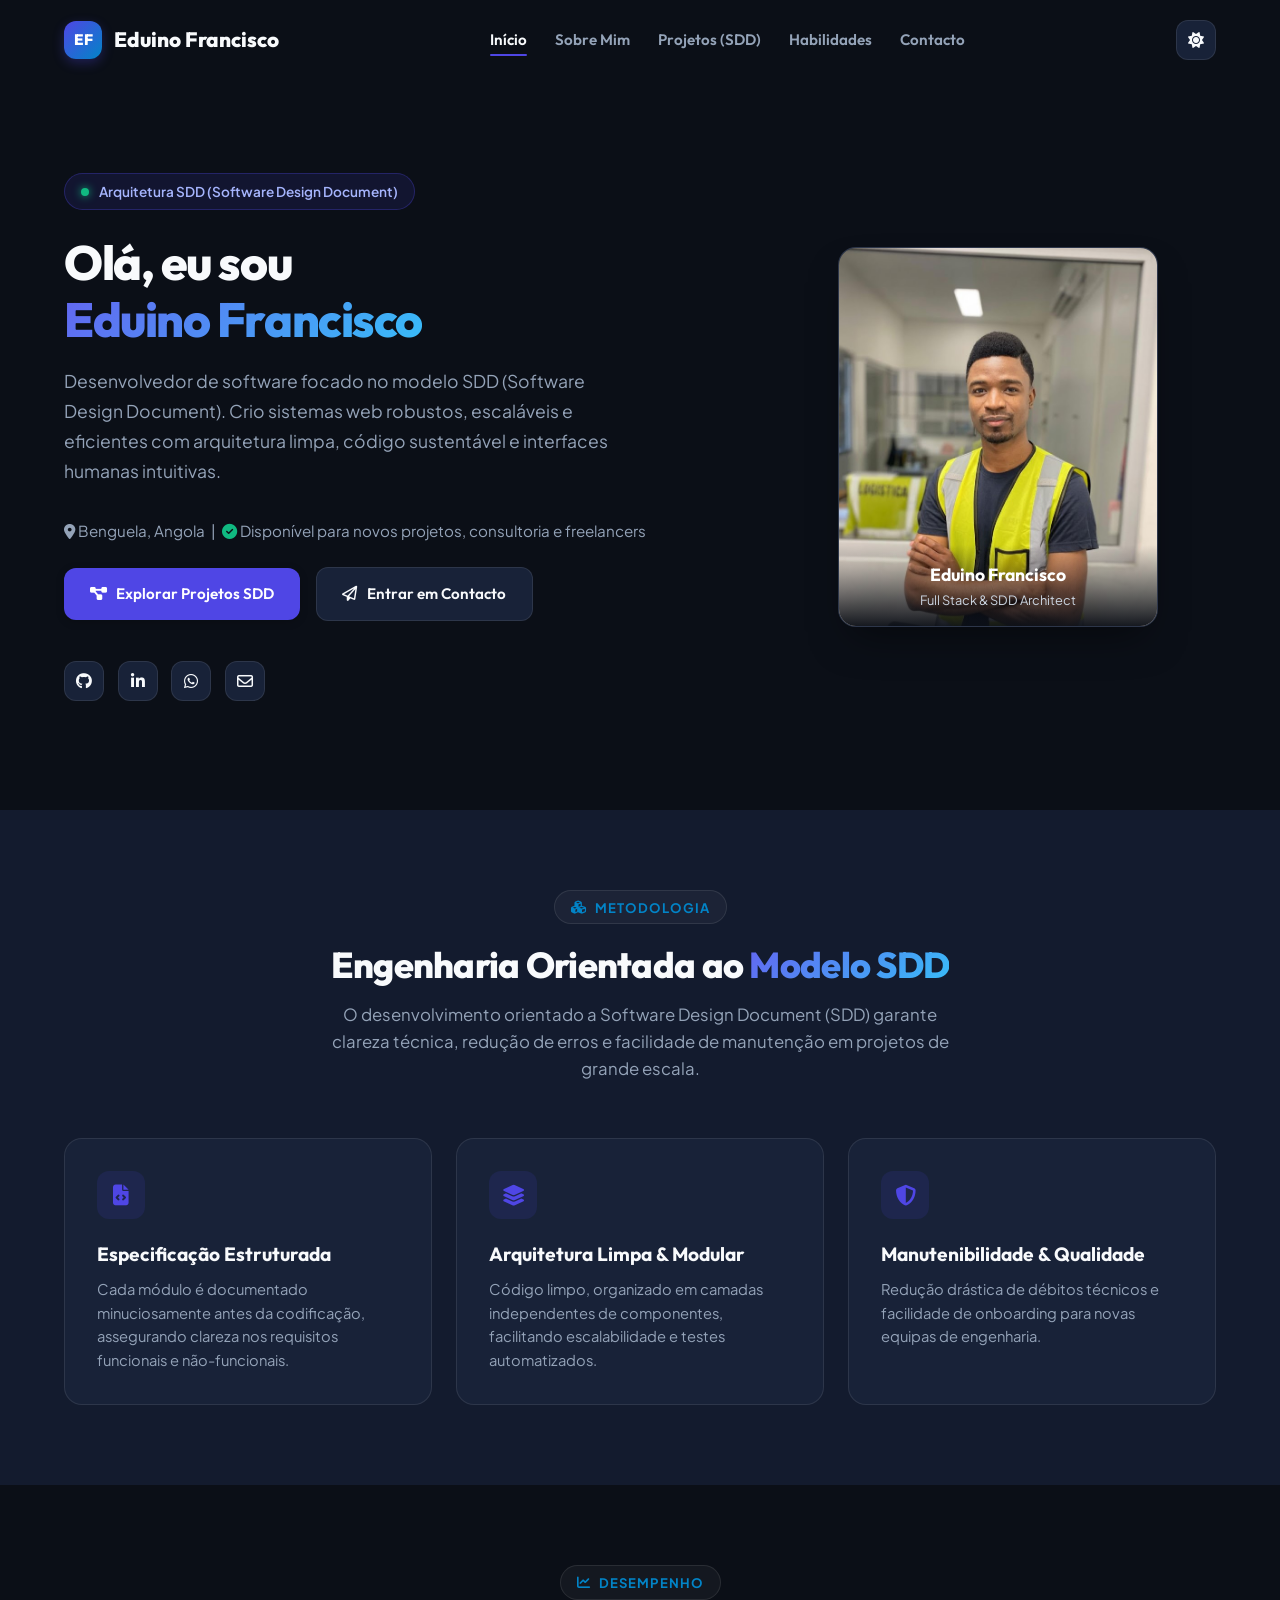
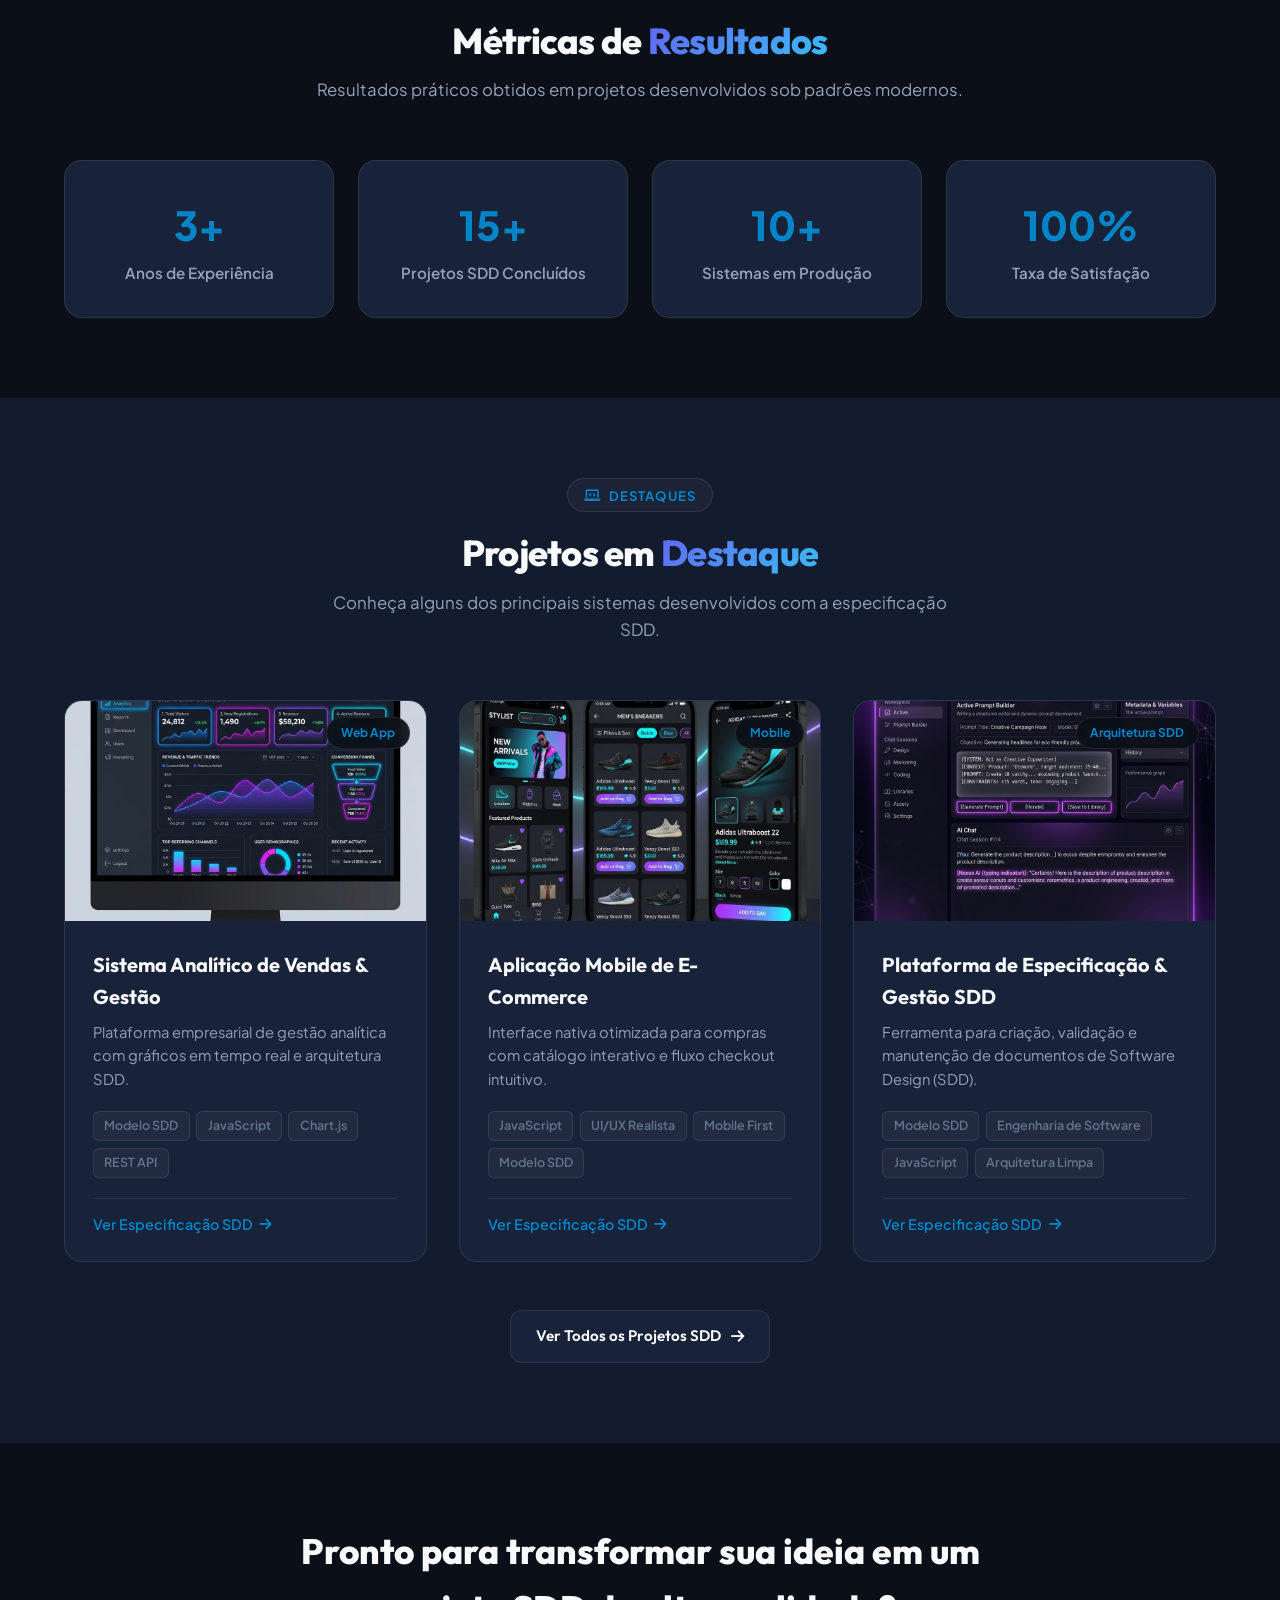
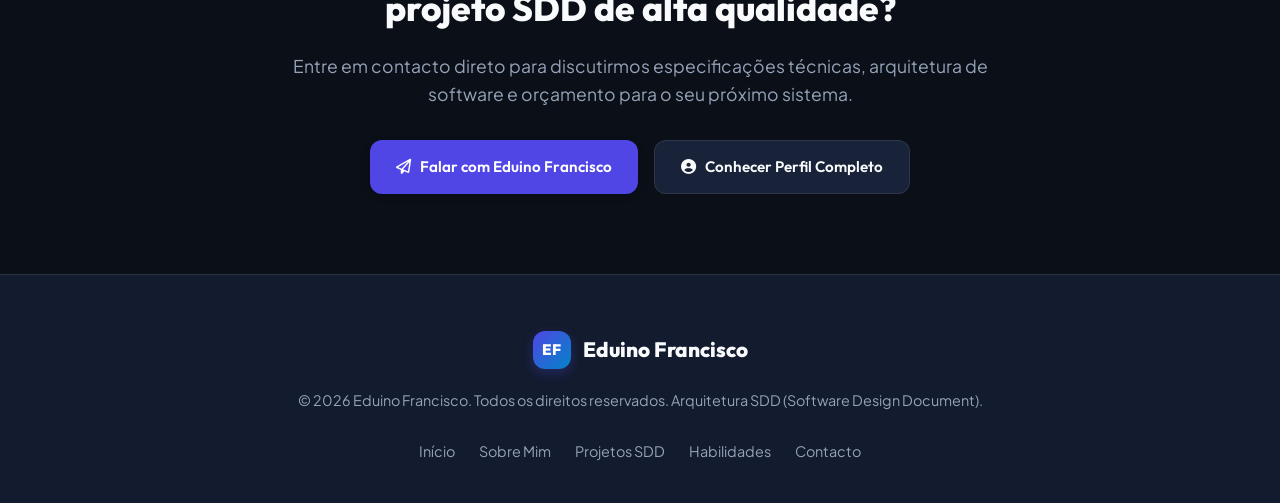
<file: index.html>
<!DOCTYPE html>
<html lang="pt-BR" data-theme="dark">
<head>
    <meta charset="UTF-8">
    <meta name="viewport" content="width=device-width, initial-scale=1.0">
    <meta name="description" content="Portfólio Profissional de Eduino Francisco. Desenvolvedor Full Stack & UI/UX Designer focado na Arquitetura SDD (Software Design Document).">
    <meta name="author" content="Eduino Francisco">
    <meta name="keywords" content="Eduino Francisco, Portfólio, Desenvolvedor Full Stack, Modelo SDD, Software Design Document, HTML, CSS, JavaScript">
    
    <title>Eduino Francisco | Portfólio Profissional (Modelo SDD)</title>

    <!-- FontAwesome Icons CDN -->
    <link rel="stylesheet" href="https://cdnjs.cloudflare.com/ajax/libs/font-awesome/6.4.0/css/all.min.css" crossorigin="anonymous" referrerpolicy="no-referrer" />

    <!-- Estilos CSS -->
    <link rel="stylesheet" href="css/styles.css">
</head>
<body>

    <!-- NAV HEADER MULTI-PÁGINA -->
    <header class="header" id="header">
        <div class="container nav-container">
            <a href="index.html" class="logo">
                <div class="logo-badge">EF</div>
                <span>Eduino Francisco</span>
            </a>

            <ul class="nav-menu" id="nav-menu">
                <li><a href="index.html" class="nav-link active">Início</a></li>
                <li><a href="sobre.html" class="nav-link">Sobre Mim</a></li>
                <li><a href="projetos.html" class="nav-link">Projetos (SDD)</a></li>
                <li><a href="habilidades.html" class="nav-link">Habilidades</a></li>
                <li><a href="contacto.html" class="nav-link">Contacto</a></li>
            </ul>

            <div class="nav-actions">
                <button class="btn-icon" id="theme-toggle" title="Alternar Tema (Dark/Light)">
                    <i class="fas fa-sun"></i>
                </button>
                <button class="btn-icon mobile-toggle" id="mobile-toggle" title="Menu Mobile">
                    <i class="fas fa-bars"></i>
                </button>
            </div>
        </div>
    </header>

    <!-- MAIN CONTENT -->
    <main>

        <!-- HERO SECTION -->
        <section class="hero" id="hero">
            <div class="container hero-grid">
                <div class="hero-content">
                    <div class="sdd-badge-bar">
                        <span class="sdd-indicator"></span>
                        <span>Arquitetura SDD (Software Design Document)</span>
                    </div>

                    <h1 class="hero-title" id="hero-title">
                        Olá, eu sou <br><span class="gradient-text">Eduino Francisco</span>
                    </h1>

                    <p class="hero-bio" id="hero-bio">
                        Desenvolvedor de software focado no modelo SDD (Software Design Document). Crio sistemas web robustos, escaláveis e eficientes com arquitetura limpa e código sustentável.
                    </p>

                    <div style="margin-bottom:1.5rem; color:var(--text-muted); font-size:0.95rem;" id="hero-location">
                        <!-- Renderizado via JS -->
                    </div>

                    <div class="hero-actions">
                        <a href="projetos.html" class="btn btn-primary">
                            <i class="fas fa-diagram-project"></i> Explorar Projetos SDD
                        </a>
                        <a href="contacto.html" class="btn btn-outline">
                            <i class="far fa-paper-plane"></i> Entrar em Contacto
                        </a>
                    </div>

                    <div class="hero-socials" id="hero-socials">
                        <!-- Renderizado via JS -->
                    </div>
                </div>

                <div class="hero-avatar-wrapper">
                    <div class="hero-avatar-card">
                        <img id="hero-avatar" src="assets/images/Eduino.jpg" alt="Foto de Perfil de Eduino Francisco">
                        <div class="hero-avatar-footer">
                            <h3>Eduino Francisco</h3>
                            <p>Full Stack & SDD Architect</p>
                        </div>
                    </div>
                </div>
            </div>
        </section>

        <!-- DESTAQUES DA ARQUITETURA SDD -->
        <section class="section" style="background:var(--bg-secondary);">
            <div class="container">
                <div class="section-header">
                    <span class="section-tag"><i class="fas fa-cubes"></i> Metodologia</span>
                    <h2 class="section-title">Engenharia Orientada ao <span>Modelo SDD</span></h2>
                    <p class="section-subtitle">O desenvolvimento orientado a Software Design Document (SDD) garante clareza técnica, redução de erros e facilidade de manutenção em projetos de grande escala.</p>
                </div>

                <div class="sdd-features-grid">
                    <div class="sdd-feature-card">
                        <div class="sdd-feature-icon"><i class="fas fa-file-code"></i></div>
                        <h3>Especificação Estruturada</h3>
                        <p>Cada módulo é documentado minuciosamente antes da codificação, assegurando clareza nos requisitos funcionais e não-funcionais.</p>
                    </div>

                    <div class="sdd-feature-card">
                        <div class="sdd-feature-icon"><i class="fas fa-layer-group"></i></div>
                        <h3>Arquitetura Limpa & Modular</h3>
                        <p>Código limpo, organizado em camadas independentes de componentes, facilitando escalabilidade e testes automatizados.</p>
                    </div>

                    <div class="sdd-feature-card">
                        <div class="sdd-feature-icon"><i class="fas fa-shield-halved"></i></div>
                        <h3>Manutenibilidade & Qualidade</h3>
                        <p>Redução drástica de débitos técnicos e facilidade de onboarding para novas equipas de engenharia.</p>
                    </div>
                </div>
            </div>
        </section>

        <!-- ESTATÍSTICAS E MÉTRICAS -->
        <section class="section">
            <div class="container">
                <div class="section-header">
                    <span class="section-tag"><i class="fas fa-chart-line"></i> Desempenho</span>
                    <h2 class="section-title">Métricas de <span>Resultados</span></h2>
                    <p class="section-subtitle">Resultados práticos obtidos em projetos desenvolvidos sob padrões modernos.</p>
                </div>

                <div class="stats-grid" id="stats-grid">
                    <!-- Renderizado dinamicamente do data.js -->
                </div>
            </div>
        </section>

        <!-- PREVIEW DE PROJETOS SDD -->
        <section class="section" style="background:var(--bg-secondary);">
            <div class="container">
                <div class="section-header">
                    <span class="section-tag"><i class="fas fa-laptop-code"></i> Destaques</span>
                    <h2 class="section-title">Projetos em <span>Destaque</span></h2>
                    <p class="section-subtitle">Conheça alguns dos principais sistemas desenvolvidos com a especificação SDD.</p>
                </div>

                <div class="projects-grid" id="projects-grid">
                    <!-- Cards de projetos renderizados dinamicamente via JS -->
                </div>

                <div style="text-align:center; margin-top:3rem;">
                    <a href="projetos.html" class="btn btn-outline">
                        Ver Todos os Projetos SDD <i class="fas fa-arrow-right"></i>
                    </a>
                </div>
            </div>
        </section>

        <!-- CALL TO ACTION BANNER -->
        <section class="section" style="text-align:center;">
            <div class="container" style="max-width:800px;">
                <h2 style="font-size:2.2rem; font-weight:800; margin-bottom:1rem;">Pronto para transformar sua ideia em um projeto SDD de alta qualidade?</h2>
                <p style="color:var(--text-muted); font-size:1.1rem; margin-bottom:2rem;">Entre em contacto direto para discutirmos especificações técnicas, arquitetura de software e orçamento para o seu próximo sistema.</p>
                <div style="display:flex; justify-content:center; gap:1rem; flex-wrap:wrap;">
                    <a href="contacto.html" class="btn btn-primary"><i class="far fa-paper-plane"></i> Falar com Eduino Francisco</a>
                    <a href="sobre.html" class="btn btn-outline"><i class="fas fa-user-circle"></i> Conhecer Perfil Completo</a>
                </div>
            </div>
        </section>

    </main>

    <!-- FOOTER -->
    <footer class="footer">
        <div class="container footer-content">
            <div class="logo">
                <div class="logo-badge">EF</div>
                <span>Eduino Francisco</span>
            </div>
            <p>© <span id="current-year">2026</span> Eduino Francisco. Todos os direitos reservados. Arquitetura SDD (Software Design Document).</p>
            <ul class="footer-links">
                <li><a href="index.html">Início</a></li>
                <li><a href="sobre.html">Sobre Mim</a></li>
                <li><a href="projetos.html">Projetos SDD</a></li>
                <li><a href="habilidades.html">Habilidades</a></li>
                <li><a href="contacto.html">Contacto</a></li>
            </ul>
        </div>
    </footer>

    <!-- MODAL DE PROJETO SDD -->
    <div class="modal-overlay" id="project-modal">
        <div class="modal-card" id="modal-card-content">
            <!-- Conteúdo carregado dinamicamente via JS -->
        </div>
    </div>

    <!-- CARREGAMENTO DOS SCRIPTS -->
    <script src="js/data.js"></script>
    <script src="js/app.js"></script>
    <script>
        document.getElementById('current-year').textContent = new Date().getFullYear();
    </script>
</body>
</html>
</file>
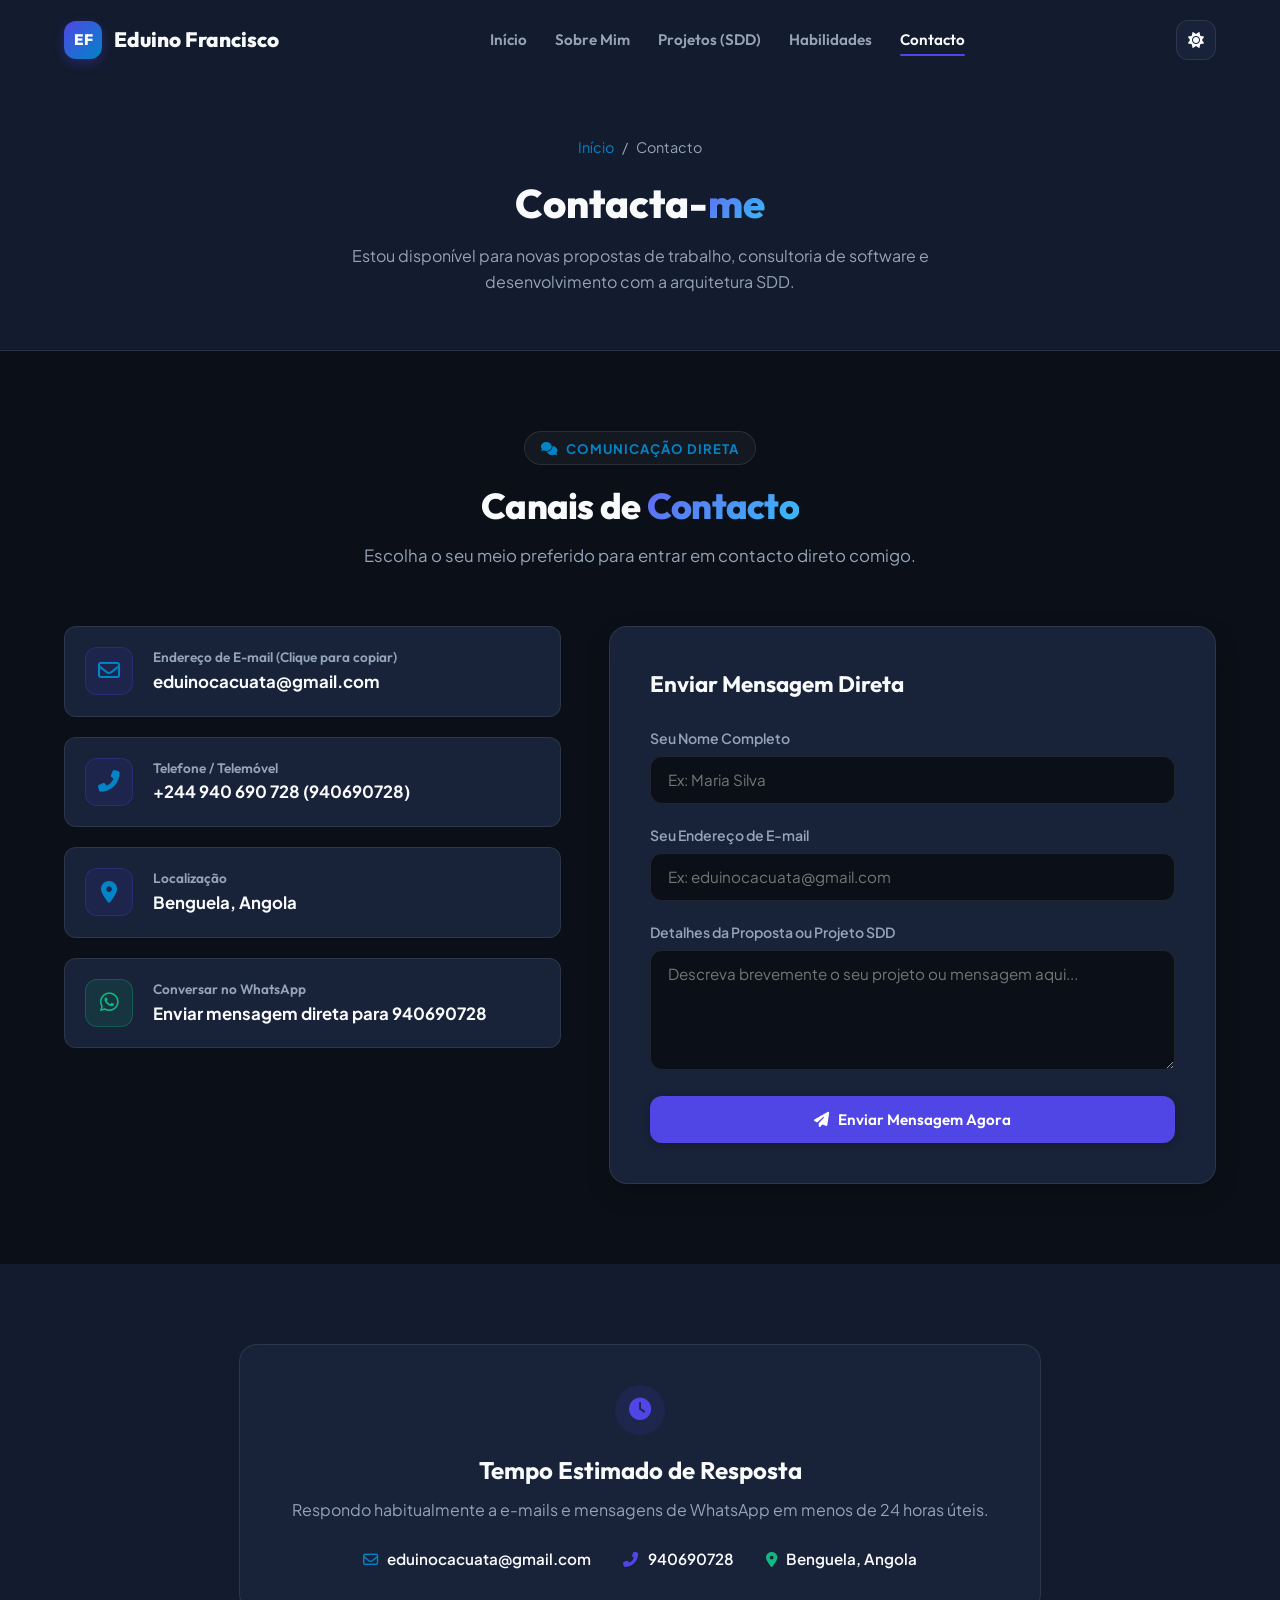
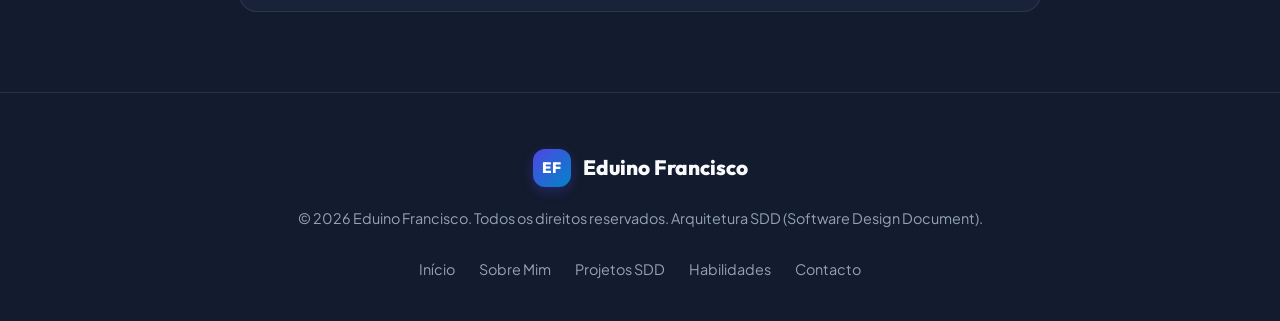
<file: contacto.html>
<!DOCTYPE html>
<html lang="pt-BR" data-theme="dark">
<head>
    <meta charset="UTF-8">
    <meta name="viewport" content="width=device-width, initial-scale=1.0">
    <meta name="description" content="Entre em contacto com Eduino Francisco via e-mail eduinocacuata@gmail.com ou telefone 940690728.">
    <meta name="author" content="Eduino Francisco">
    <title>Contacto | Eduino Francisco - Portfólio SDD</title>

    <!-- FontAwesome Icons CDN -->
    <link rel="stylesheet" href="https://cdnjs.cloudflare.com/ajax/libs/font-awesome/6.4.0/css/all.min.css" crossorigin="anonymous" referrerpolicy="no-referrer" />
    <link rel="stylesheet" href="css/styles.css">
</head>
<body>

    <!-- NAV HEADER MULTI-PÁGINA -->
    <header class="header" id="header">
        <div class="container nav-container">
            <a href="index.html" class="logo">
                <div class="logo-badge">EF</div>
                <span>Eduino Francisco</span>
            </a>

            <ul class="nav-menu" id="nav-menu">
                <li><a href="index.html" class="nav-link">Início</a></li>
                <li><a href="sobre.html" class="nav-link">Sobre Mim</a></li>
                <li><a href="projetos.html" class="nav-link">Projetos (SDD)</a></li>
                <li><a href="habilidades.html" class="nav-link">Habilidades</a></li>
                <li><a href="contacto.html" class="nav-link active">Contacto</a></li>
            </ul>

            <div class="nav-actions">
                <button class="btn-icon" id="theme-toggle" title="Alternar Tema (Dark/Light)">
                    <i class="fas fa-sun"></i>
                </button>
                <button class="btn-icon mobile-toggle" id="mobile-toggle" title="Menu Mobile">
                    <i class="fas fa-bars"></i>
                </button>
            </div>
        </div>
    </header>

    <!-- MAIN CONTENT -->
    <main>

        <!-- PAGE BANNER HEADER -->
        <section class="page-header-banner">
            <div class="container">
                <div class="breadcrumb">
                    <a href="index.html">Início</a> <span>/</span> <span>Contacto</span>
                </div>
                <h1 style="font-size:2.5rem; font-weight:800;">Contacta-<span style="background:var(--gradient-text); -webkit-background-clip:text; -webkit-text-fill-color:transparent;">me</span></h1>
                <p style="color:var(--text-muted); max-width:650px; margin:0.5rem auto 0 auto;">Estou disponível para novas propostas de trabalho, consultoria de software e desenvolvimento com a arquitetura SDD.</p>
            </div>
        </section>

        <!-- CONTACT SECTION -->
        <section class="section">
            <div class="container">
                <div class="section-header">
                    <span class="section-tag"><i class="fas fa-comments"></i> Comunicação Direta</span>
                    <h2 class="section-title">Canais de <span>Contacto</span></h2>
                    <p class="section-subtitle">Escolha o seu meio preferido para entrar em contacto direto comigo.</p>
                </div>

                <div class="contact-grid">
                    <!-- Lista de Informações de Contacto -->
                    <div class="contact-info-list" id="contact-info-list">
                        <!-- Renderizado via JS com eduinocacuata@gmail.com e 940690728 -->
                    </div>

                    <!-- Formulário de Envio de Mensagem -->
                    <div class="contact-form-container">
                        <h3 style="font-size:1.4rem; font-weight:700; margin-bottom:1.5rem;">Enviar Mensagem Direta</h3>
                        
                        <form id="contact-form">
                            <div class="form-group">
                                <label for="form-name" class="form-label">Seu Nome Completo</label>
                                <input type="text" id="form-name" class="form-control" placeholder="Ex: Maria Silva" required>
                            </div>

                            <div class="form-group">
                                <label for="form-email" class="form-label">Seu Endereço de E-mail</label>
                                <input type="email" id="form-email" class="form-control" placeholder="Ex: eduinocacuata@gmail.com" required>
                            </div>

                            <div class="form-group">
                                <label for="form-message" class="form-label">Detalhes da Proposta ou Projeto SDD</label>
                                <textarea id="form-message" class="form-control" placeholder="Descreva brevemente o seu projeto ou mensagem aqui..." required></textarea>
                            </div>

                            <button type="submit" class="btn btn-primary" style="width:100%;">
                                <i class="fas fa-paper-plane"></i> Enviar Mensagem Agora
                            </button>
                        </form>
                    </div>
                </div>
            </div>
        </section>

        <!-- LOCALIZAÇÃO E HORÁRIO -->
        <section class="section" style="background:var(--bg-secondary);">
            <div class="container" style="max-width:850px;">
                <div style="background:var(--bg-card); border:1px solid var(--border-color); border-radius:var(--radius-lg); padding:2.5rem; text-align:center;">
                    <div style="width:50px; height:50px; border-radius:50%; background:rgba(79,70,229,0.12); color:var(--accent-primary); display:flex; align-items:center; justify-content:center; font-size:1.4rem; margin:0 auto 1rem auto;">
                        <i class="fas fa-clock"></i>
                    </div>
                    <h3 style="font-size:1.5rem; font-weight:700; margin-bottom:0.5rem;">Tempo Estimado de Resposta</h3>
                    <p style="color:var(--text-muted); font-size:1rem; margin-bottom:1.5rem;">
                        Respondo habitualmente a e-mails e mensagens de WhatsApp em menos de 24 horas úteis.
                    </p>
                    <div style="display:flex; justify-content:center; gap:2rem; flex-wrap:wrap; color:var(--text-main); font-weight:600; font-size:0.95rem;">
                        <div><i class="far fa-envelope" style="color:var(--accent-secondary); margin-right:0.4rem;"></i> eduinocacuata@gmail.com</div>
                        <div><i class="fas fa-phone-alt" style="color:var(--accent-primary); margin-right:0.4rem;"></i> 940690728</div>
                        <div><i class="fas fa-map-marker-alt" style="color:var(--accent-emerald); margin-right:0.4rem;"></i> Benguela, Angola</div>
                    </div>
                </div>
            </div>
        </section>

    </main>

    <!-- FOOTER -->
    <footer class="footer">
        <div class="container footer-content">
            <div class="logo">
                <div class="logo-badge">EF</div>
                <span>Eduino Francisco</span>
            </div>
            <p>© <span id="current-year">2026</span> Eduino Francisco. Todos os direitos reservados. Arquitetura SDD (Software Design Document).</p>
            <ul class="footer-links">
                <li><a href="index.html">Início</a></li>
                <li><a href="sobre.html">Sobre Mim</a></li>
                <li><a href="projetos.html">Projetos SDD</a></li>
                <li><a href="habilidades.html">Habilidades</a></li>
                <li><a href="contacto.html">Contacto</a></li>
            </ul>
        </div>
    </footer>

    <!-- CARREGAMENTO DOS SCRIPTS -->
    <script src="js/data.js"></script>
    <script src="js/app.js"></script>
    <script>
        document.getElementById('current-year').textContent = new Date().getFullYear();
    </script>
</body>
</html>
</file>
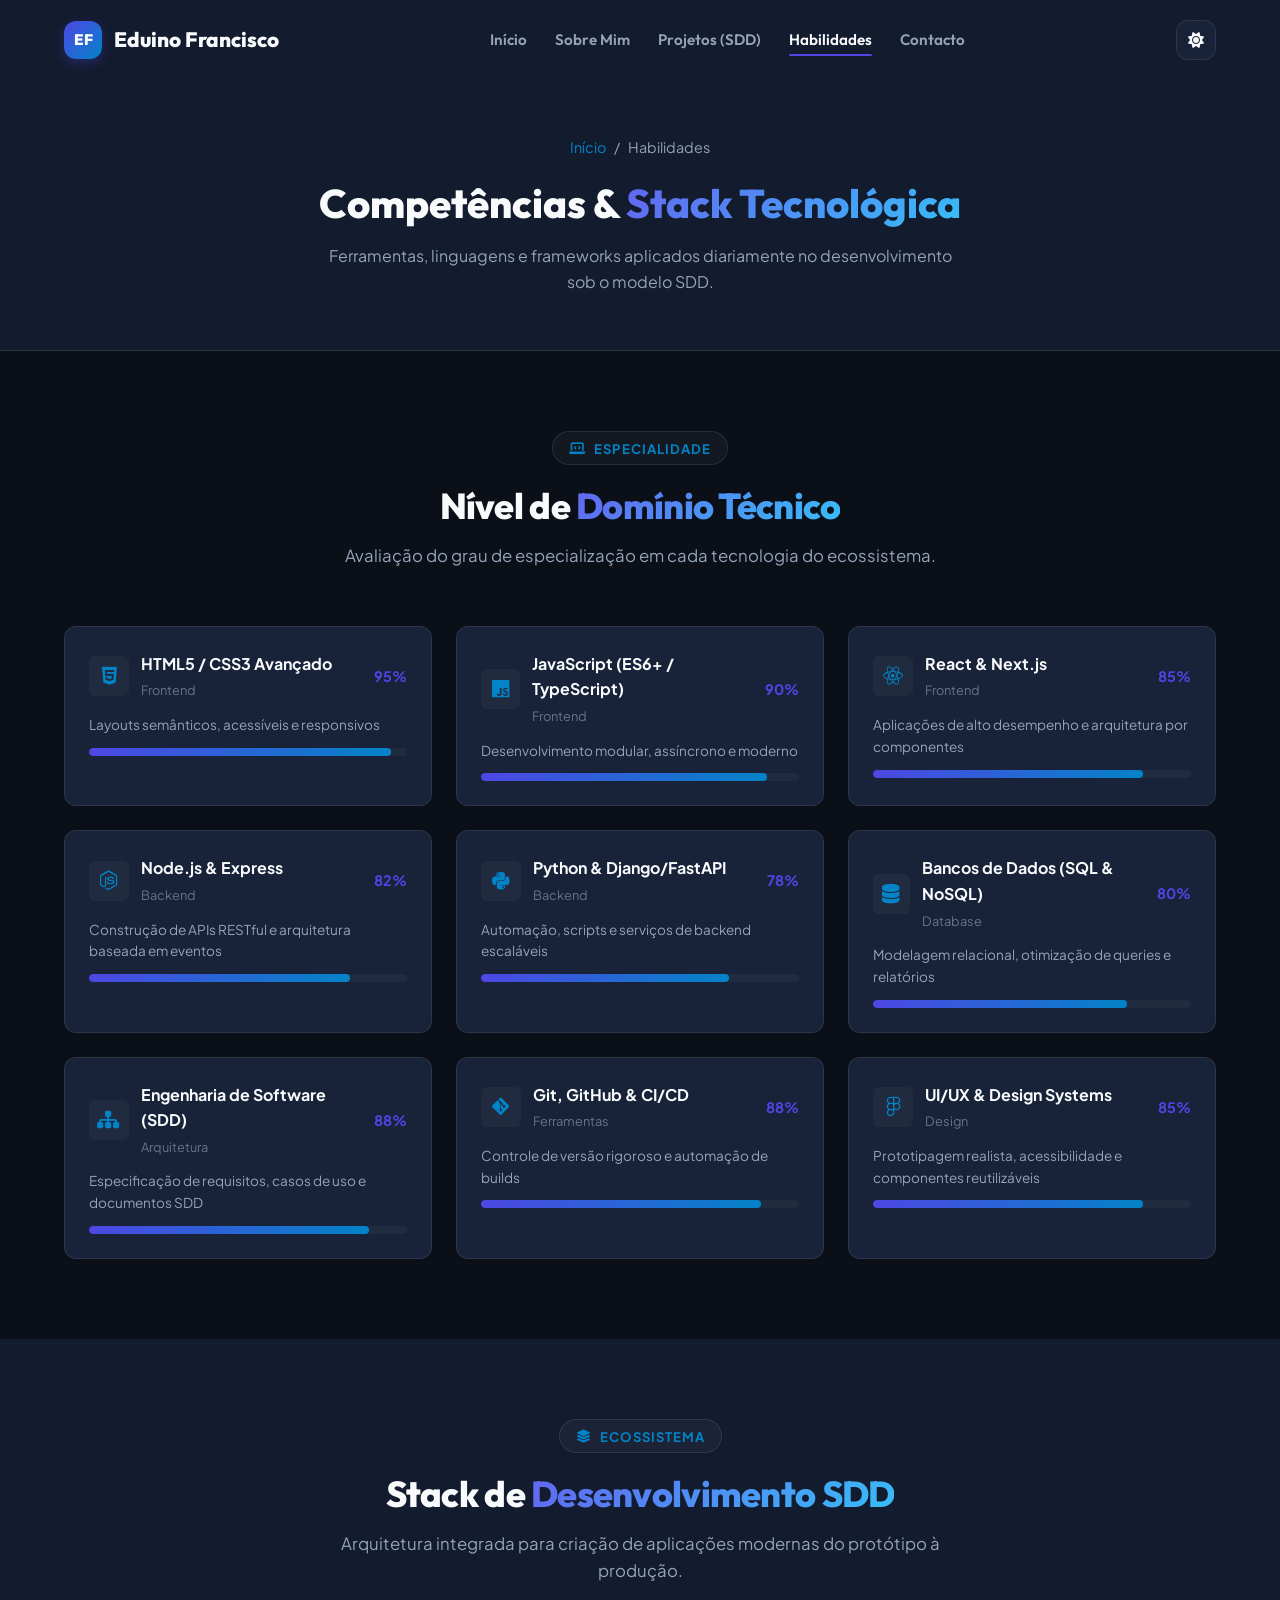
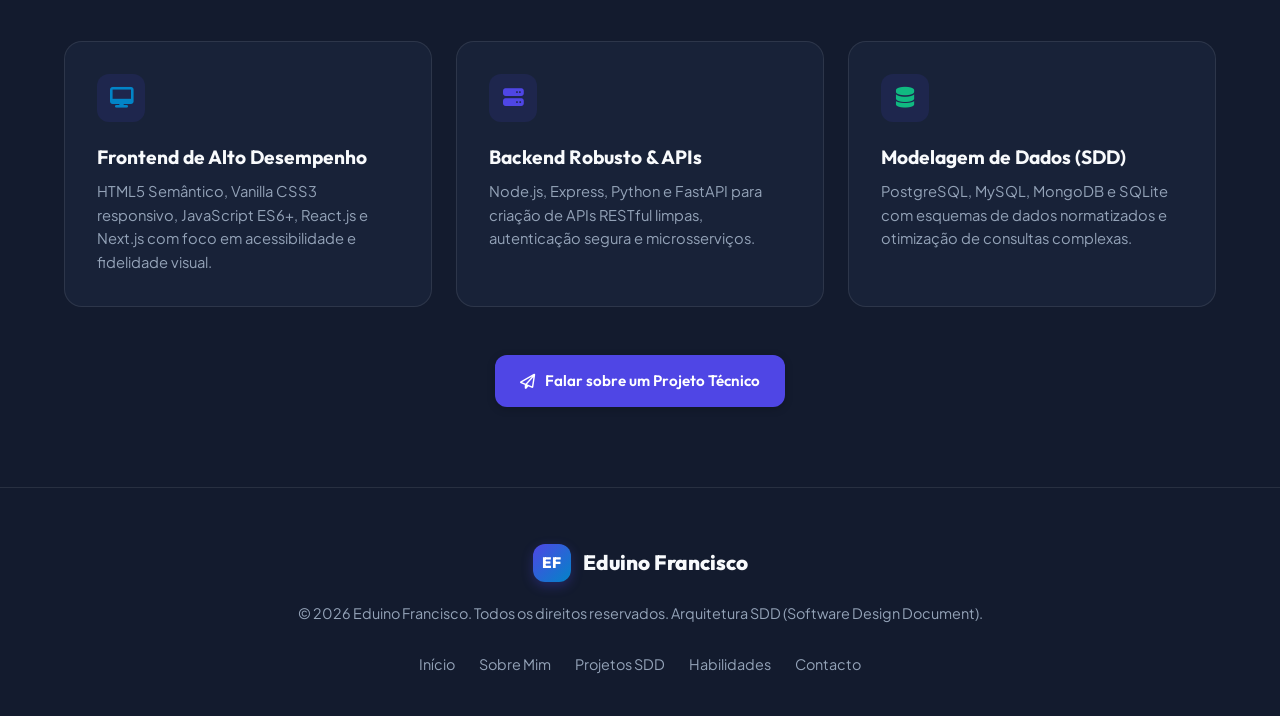
<file: habilidades.html>
<!DOCTYPE html>
<html lang="pt-BR" data-theme="dark">
<head>
    <meta charset="UTF-8">
    <meta name="viewport" content="width=device-width, initial-scale=1.0">
    <meta name="description" content="Conheça as competências técnicas, linguagens e ferramentas dominadas por Eduino Francisco.">
    <meta name="author" content="Eduino Francisco">
    <title>Habilidades & Competências | Eduino Francisco</title>

    <!-- FontAwesome Icons CDN -->
    <link rel="stylesheet" href="https://cdnjs.cloudflare.com/ajax/libs/font-awesome/6.4.0/css/all.min.css" crossorigin="anonymous" referrerpolicy="no-referrer" />
    <link rel="stylesheet" href="css/styles.css">
</head>
<body>

    <!-- NAV HEADER MULTI-PÁGINA -->
    <header class="header" id="header">
        <div class="container nav-container">
            <a href="index.html" class="logo">
                <div class="logo-badge">EF</div>
                <span>Eduino Francisco</span>
            </a>

            <ul class="nav-menu" id="nav-menu">
                <li><a href="index.html" class="nav-link">Início</a></li>
                <li><a href="sobre.html" class="nav-link">Sobre Mim</a></li>
                <li><a href="projetos.html" class="nav-link">Projetos (SDD)</a></li>
                <li><a href="habilidades.html" class="nav-link active">Habilidades</a></li>
                <li><a href="contacto.html" class="nav-link">Contacto</a></li>
            </ul>

            <div class="nav-actions">
                <button class="btn-icon" id="theme-toggle" title="Alternar Tema (Dark/Light)">
                    <i class="fas fa-sun"></i>
                </button>
                <button class="btn-icon mobile-toggle" id="mobile-toggle" title="Menu Mobile">
                    <i class="fas fa-bars"></i>
                </button>
            </div>
        </div>
    </header>

    <!-- MAIN CONTENT -->
    <main>

        <!-- PAGE BANNER HEADER -->
        <section class="page-header-banner">
            <div class="container">
                <div class="breadcrumb">
                    <a href="index.html">Início</a> <span>/</span> <span>Habilidades</span>
                </div>
                <h1 style="font-size:2.5rem; font-weight:800;">Competências & <span style="background:var(--gradient-text); -webkit-background-clip:text; -webkit-text-fill-color:transparent;">Stack Tecnológica</span></h1>
                <p style="color:var(--text-muted); max-width:650px; margin:0.5rem auto 0 auto;">Ferramentas, linguagens e frameworks aplicados diariamente no desenvolvimento sob o modelo SDD.</p>
            </div>
        </section>

        <!-- SKILLS SECTION -->
        <section class="section">
            <div class="container">
                <div class="section-header">
                    <span class="section-tag"><i class="fas fa-laptop-code"></i> Especialidade</span>
                    <h2 class="section-title">Nível de <span>Domínio Técnico</span></h2>
                    <p class="section-subtitle">Avaliação do grau de especialização em cada tecnologia do ecossistema.</p>
                </div>

                <div class="skills-grid" id="skills-grid">
                    <!-- Renderizado dinamicamente via JS -->
                </div>
            </div>
        </section>

        <!-- ECOSSISTEMA SDD & FERRAMENTAS -->
        <section class="section" style="background:var(--bg-secondary);">
            <div class="container">
                <div class="section-header">
                    <span class="section-tag"><i class="fas fa-layer-group"></i> Ecossistema</span>
                    <h2 class="section-title">Stack de <span>Desenvolvimento SDD</span></h2>
                    <p class="section-subtitle">Arquitetura integrada para criação de aplicações modernas do protótipo à produção.</p>
                </div>

                <div class="sdd-features-grid">
                    <div class="sdd-feature-card">
                        <div class="sdd-feature-icon" style="color:var(--accent-secondary);"><i class="fas fa-desktop"></i></div>
                        <h3>Frontend de Alto Desempenho</h3>
                        <p>HTML5 Semântico, Vanilla CSS3 responsivo, JavaScript ES6+, React.js e Next.js com foco em acessibilidade e fidelidade visual.</p>
                    </div>

                    <div class="sdd-feature-card">
                        <div class="sdd-feature-icon" style="color:var(--accent-primary);"><i class="fas fa-server"></i></div>
                        <h3>Backend Robusto & APIs</h3>
                        <p>Node.js, Express, Python e FastAPI para criação de APIs RESTful limpas, autenticação segura e microsserviços.</p>
                    </div>

                    <div class="sdd-feature-card">
                        <div class="sdd-feature-icon" style="color:#10b981;"><i class="fas fa-database"></i></div>
                        <h3>Modelagem de Dados (SDD)</h3>
                        <p>PostgreSQL, MySQL, MongoDB e SQLite com esquemas de dados normatizados e otimização de consultas complexas.</p>
                    </div>
                </div>

                <div style="text-align:center; margin-top:3rem;">
                    <a href="contacto.html" class="btn btn-primary"><i class="far fa-paper-plane"></i> Falar sobre um Projeto Técnico</a>
                </div>
            </div>
        </section>

    </main>

    <!-- FOOTER -->
    <footer class="footer">
        <div class="container footer-content">
            <div class="logo">
                <div class="logo-badge">EF</div>
                <span>Eduino Francisco</span>
            </div>
            <p>© <span id="current-year">2026</span> Eduino Francisco. Todos os direitos reservados. Arquitetura SDD (Software Design Document).</p>
            <ul class="footer-links">
                <li><a href="index.html">Início</a></li>
                <li><a href="sobre.html">Sobre Mim</a></li>
                <li><a href="projetos.html">Projetos SDD</a></li>
                <li><a href="habilidades.html">Habilidades</a></li>
                <li><a href="contacto.html">Contacto</a></li>
            </ul>
        </div>
    </footer>

    <!-- CARREGAMENTO DOS SCRIPTS -->
    <script src="js/data.js"></script>
    <script src="js/app.js"></script>
    <script>
        document.getElementById('current-year').textContent = new Date().getFullYear();
    </script>
</body>
</html>
</file>
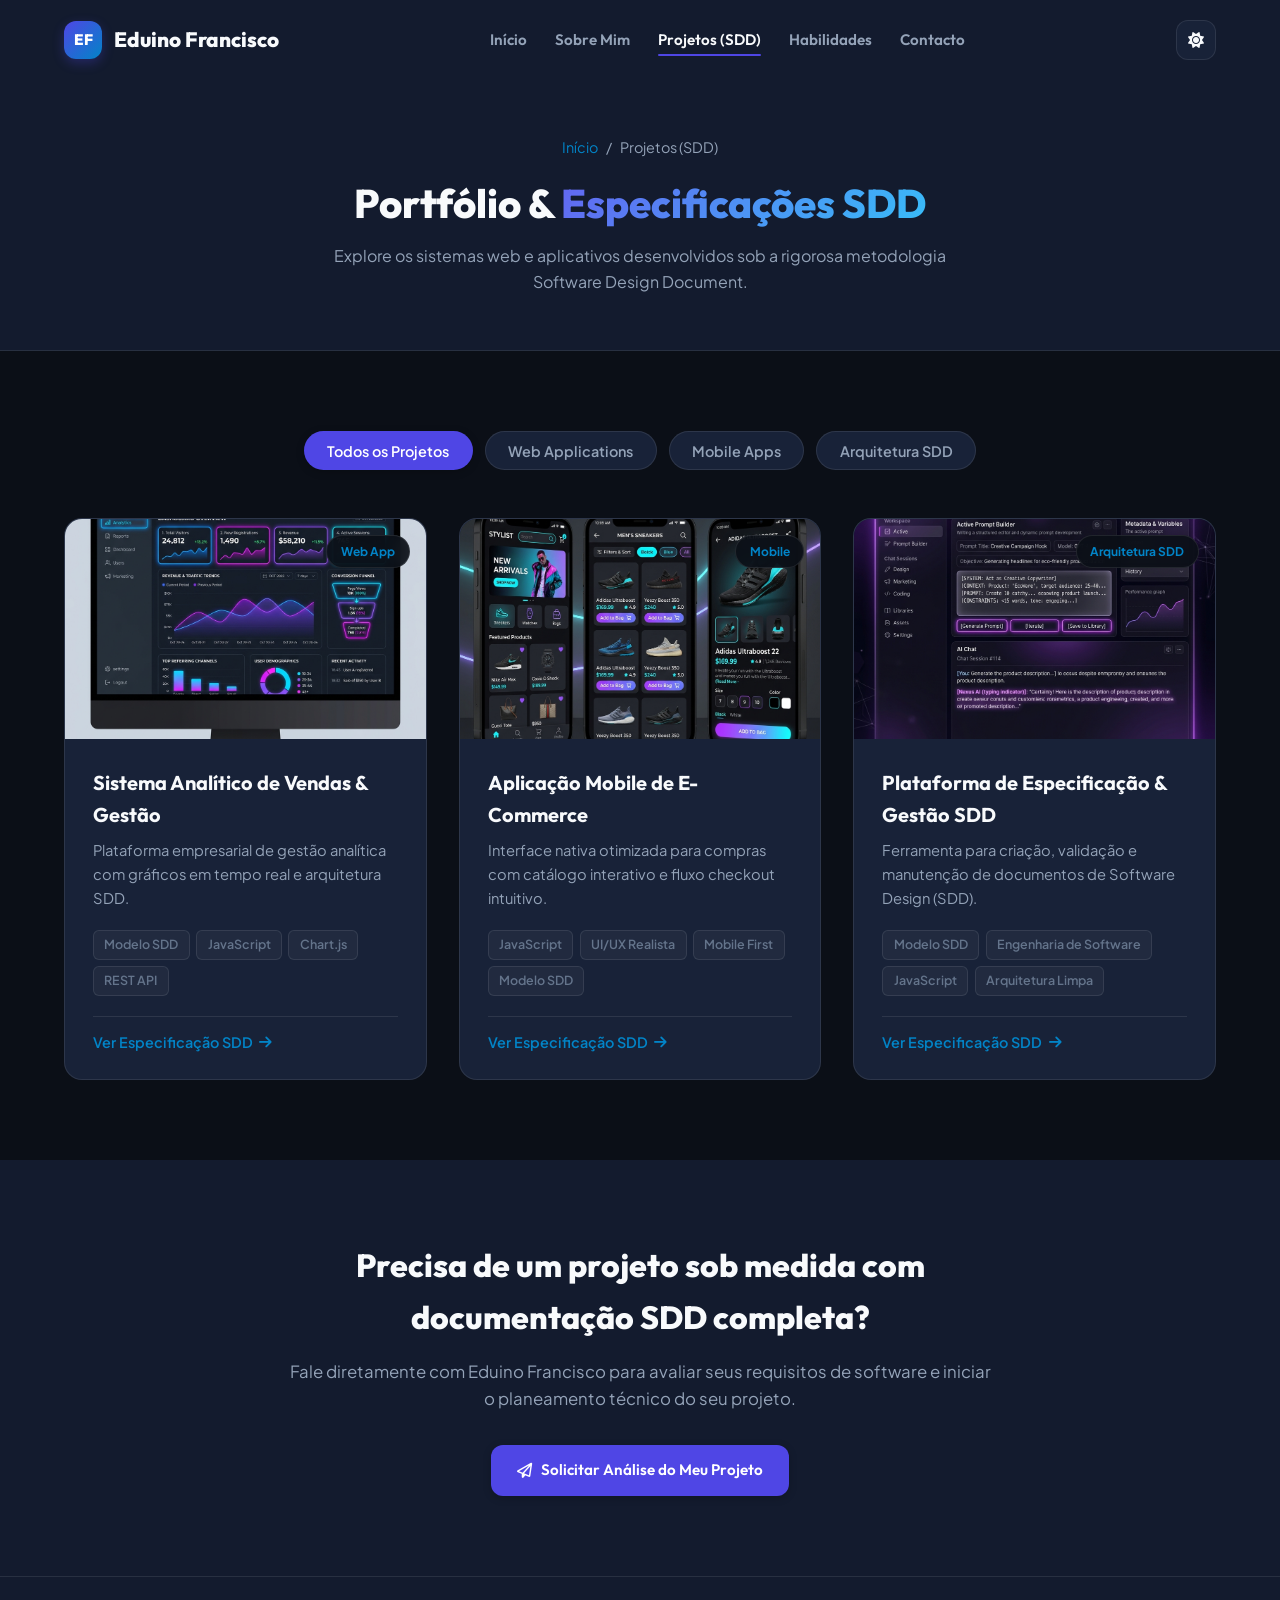
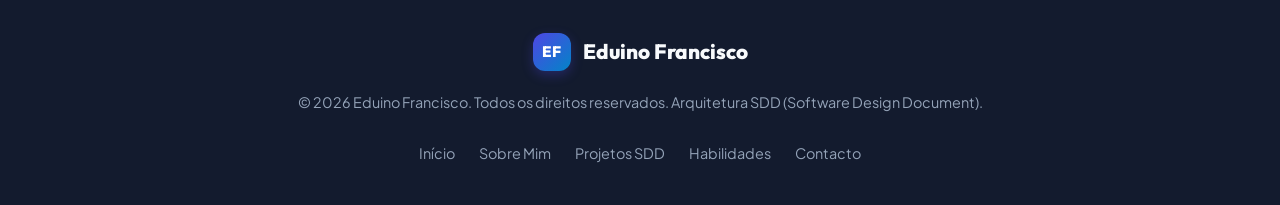
<file: projetos.html>
<!DOCTYPE html>
<html lang="pt-BR" data-theme="dark">
<head>
    <meta charset="UTF-8">
    <meta name="viewport" content="width=device-width, initial-scale=1.0">
    <meta name="description" content="Explore os projetos desenvolvidos por Eduino Francisco sob a especificação SDD (Software Design Document).">
    <meta name="author" content="Eduino Francisco">
    <title>Projetos SDD | Eduino Francisco - Portfólio</title>

    <!-- FontAwesome Icons CDN -->
    <link rel="stylesheet" href="https://cdnjs.cloudflare.com/ajax/libs/font-awesome/6.4.0/css/all.min.css" crossorigin="anonymous" referrerpolicy="no-referrer" />
    <link rel="stylesheet" href="css/styles.css">
</head>
<body>

    <!-- NAV HEADER MULTI-PÁGINA -->
    <header class="header" id="header">
        <div class="container nav-container">
            <a href="index.html" class="logo">
                <div class="logo-badge">EF</div>
                <span>Eduino Francisco</span>
            </a>

            <ul class="nav-menu" id="nav-menu">
                <li><a href="index.html" class="nav-link">Início</a></li>
                <li><a href="sobre.html" class="nav-link">Sobre Mim</a></li>
                <li><a href="projetos.html" class="nav-link active">Projetos (SDD)</a></li>
                <li><a href="habilidades.html" class="nav-link">Habilidades</a></li>
                <li><a href="contacto.html" class="nav-link">Contacto</a></li>
            </ul>

            <div class="nav-actions">
                <button class="btn-icon" id="theme-toggle" title="Alternar Tema (Dark/Light)">
                    <i class="fas fa-sun"></i>
                </button>
                <button class="btn-icon mobile-toggle" id="mobile-toggle" title="Menu Mobile">
                    <i class="fas fa-bars"></i>
                </button>
            </div>
        </div>
    </header>

    <!-- MAIN CONTENT -->
    <main>

        <!-- PAGE BANNER HEADER -->
        <section class="page-header-banner">
            <div class="container">
                <div class="breadcrumb">
                    <a href="index.html">Início</a> <span>/</span> <span>Projetos (SDD)</span>
                </div>
                <h1 style="font-size:2.5rem; font-weight:800;">Portfólio & <span style="background:var(--gradient-text); -webkit-background-clip:text; -webkit-text-fill-color:transparent;">Especificações SDD</span></h1>
                <p style="color:var(--text-muted); max-width:650px; margin:0.5rem auto 0 auto;">Explore os sistemas web e aplicativos desenvolvidos sob a rigorosa metodologia Software Design Document.</p>
            </div>
        </section>

        <!-- PROJECTS SECTION -->
        <section class="section">
            <div class="container">
                <!-- Filtros por Categoria -->
                <div class="portfolio-filters" id="portfolio-filters">
                    <!-- Renderizado dinamicamente via JS -->
                </div>

                <!-- Grid de Projetos -->
                <div class="projects-grid" id="projects-grid">
                    <!-- Renderizado dinamicamente via JS -->
                </div>
            </div>
        </section>

        <!-- CALL TO ACTION BANNER -->
        <section class="section" style="background:var(--bg-secondary); text-align:center;">
            <div class="container" style="max-width:750px;">
                <h2 style="font-size:2rem; font-weight:800; margin-bottom:1rem;">Precisa de um projeto sob medida com documentação SDD completa?</h2>
                <p style="color:var(--text-muted); font-size:1.05rem; margin-bottom:2rem;">Fale diretamente com Eduino Francisco para avaliar seus requisitos de software e iniciar o planeamento técnico do seu projeto.</p>
                <a href="contacto.html" class="btn btn-primary"><i class="far fa-paper-plane"></i> Solicitar Análise do Meu Projeto</a>
            </div>
        </section>

    </main>

    <!-- FOOTER -->
    <footer class="footer">
        <div class="container footer-content">
            <div class="logo">
                <div class="logo-badge">EF</div>
                <span>Eduino Francisco</span>
            </div>
            <p>© <span id="current-year">2026</span> Eduino Francisco. Todos os direitos reservados. Arquitetura SDD (Software Design Document).</p>
            <ul class="footer-links">
                <li><a href="index.html">Início</a></li>
                <li><a href="sobre.html">Sobre Mim</a></li>
                <li><a href="projetos.html">Projetos SDD</a></li>
                <li><a href="habilidades.html">Habilidades</a></li>
                <li><a href="contacto.html">Contacto</a></li>
            </ul>
        </div>
    </footer>

    <!-- MODAL DE ESPECIFICAÇÃO SDD DO PROJETO -->
    <div class="modal-overlay" id="project-modal">
        <div class="modal-card" id="modal-card-content">
            <!-- Conteúdo carregado dinamicamente via JS -->
        </div>
    </div>

    <!-- CARREGAMENTO DOS SCRIPTS -->
    <script src="js/data.js"></script>
    <script src="js/app.js"></script>
    <script>
        document.getElementById('current-year').textContent = new Date().getFullYear();
    </script>
</body>
</html>
</file>
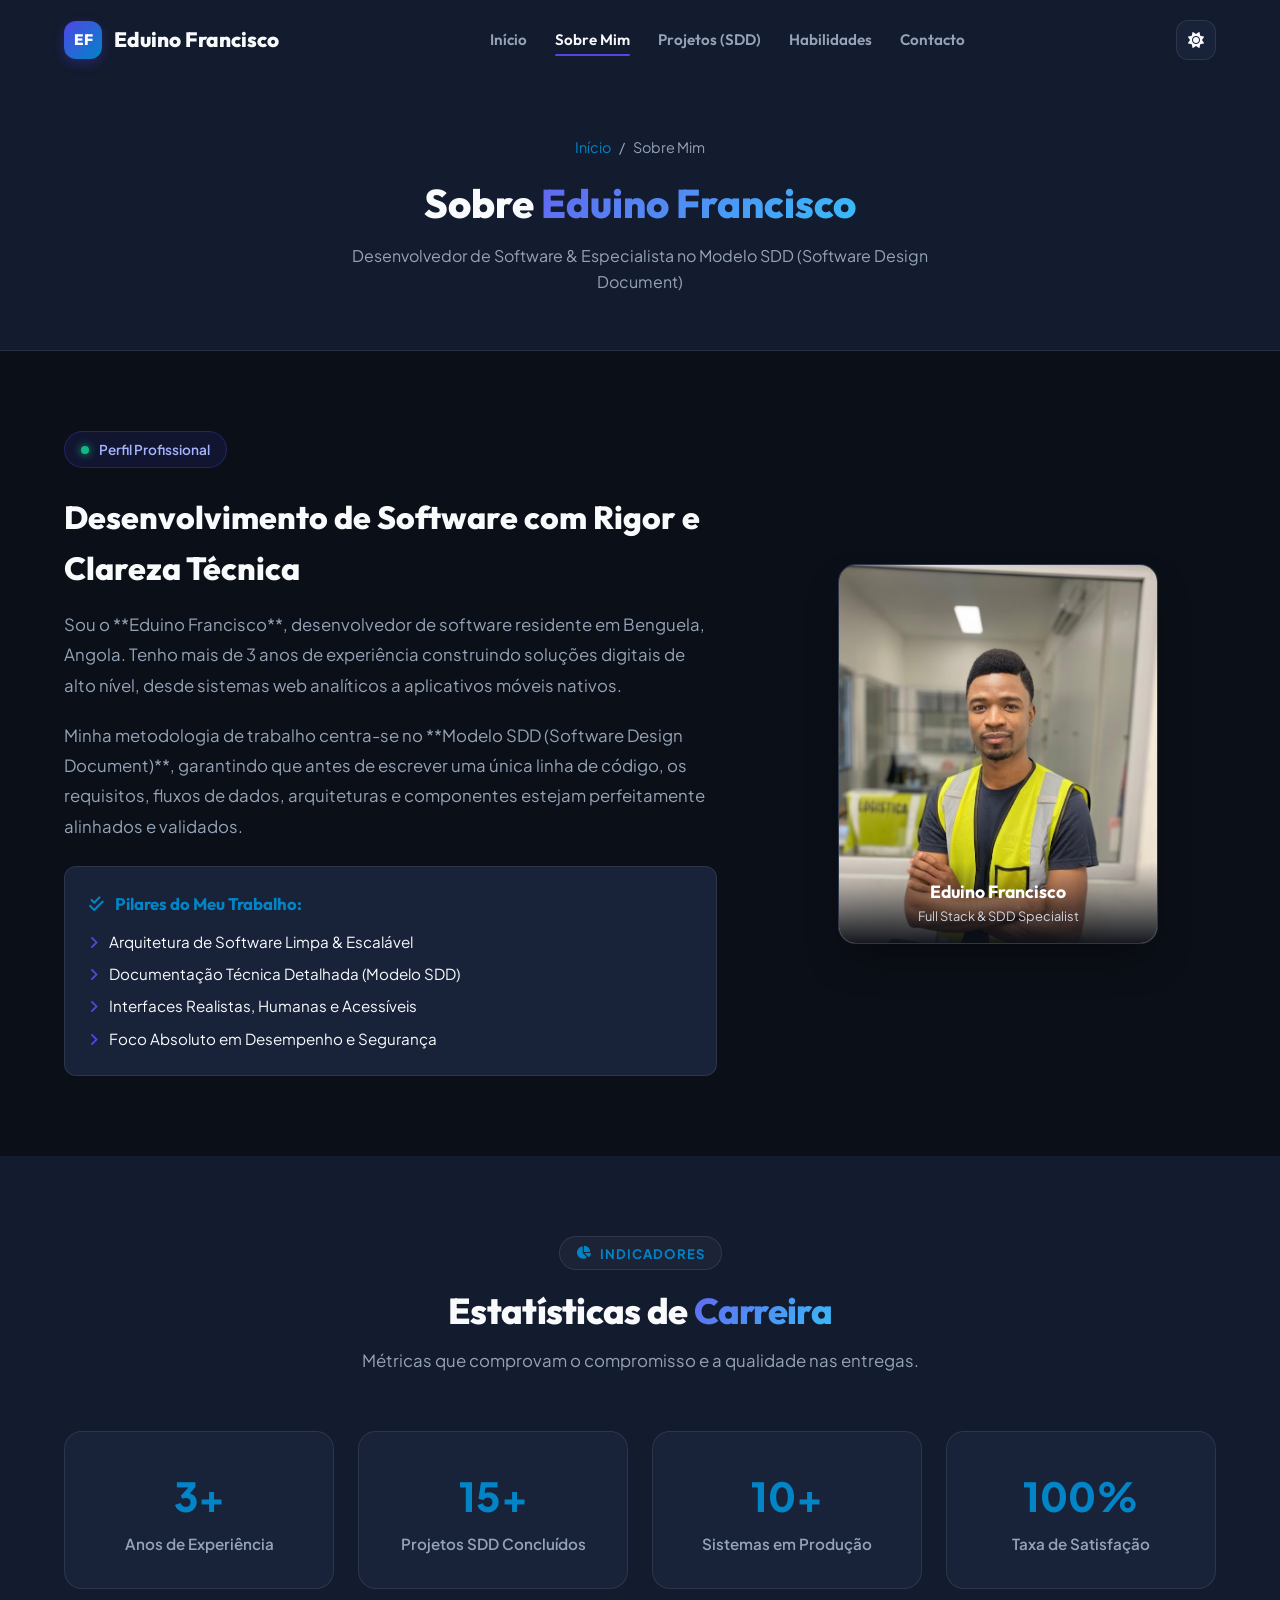
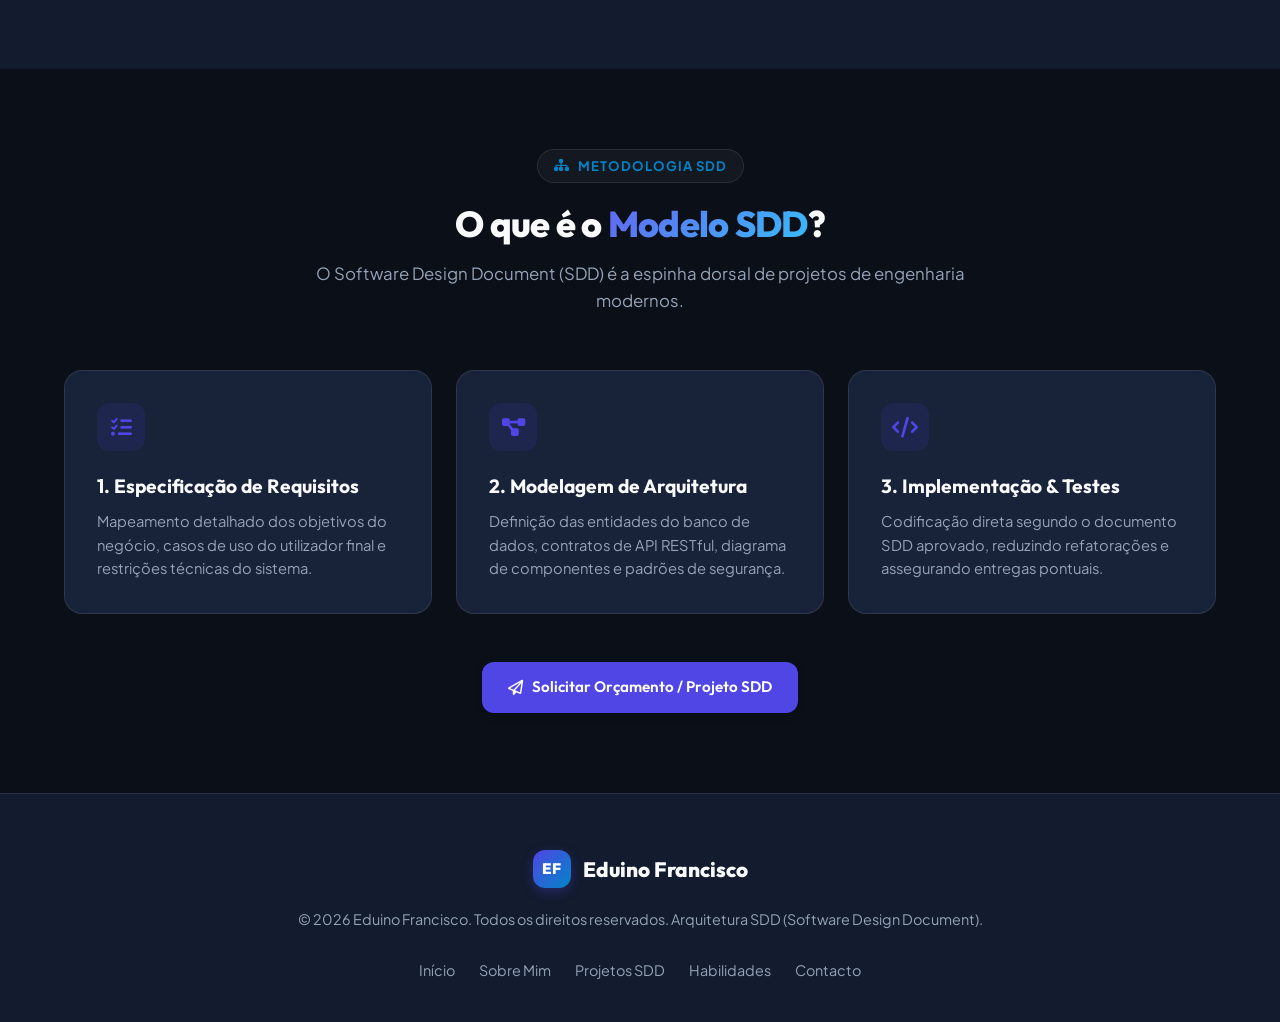
<file: sobre.html>
<!DOCTYPE html>
<html lang="pt-BR" data-theme="dark">
<head>
    <meta charset="UTF-8">
    <meta name="viewport" content="width=device-width, initial-scale=1.0">
    <meta name="description" content="Saiba mais sobre Eduino Francisco, sua trajetória profissional e especialização no Modelo SDD (Software Design Document).">
    <meta name="author" content="Eduino Francisco">
    <title>Sobre Mim | Eduino Francisco - Arquitetura SDD</title>

    <!-- FontAwesome Icons CDN -->
    <link rel="stylesheet" href="https://cdnjs.cloudflare.com/ajax/libs/font-awesome/6.4.0/css/all.min.css" crossorigin="anonymous" referrerpolicy="no-referrer" />
    <link rel="stylesheet" href="css/styles.css">
</head>
<body>

    <!-- NAV HEADER MULTI-PÁGINA -->
    <header class="header" id="header">
        <div class="container nav-container">
            <a href="index.html" class="logo">
                <div class="logo-badge">EF</div>
                <span>Eduino Francisco</span>
            </a>

            <ul class="nav-menu" id="nav-menu">
                <li><a href="index.html" class="nav-link">Início</a></li>
                <li><a href="sobre.html" class="nav-link active">Sobre Mim</a></li>
                <li><a href="projetos.html" class="nav-link">Projetos (SDD)</a></li>
                <li><a href="habilidades.html" class="nav-link">Habilidades</a></li>
                <li><a href="contacto.html" class="nav-link">Contacto</a></li>
            </ul>

            <div class="nav-actions">
                <button class="btn-icon" id="theme-toggle" title="Alternar Tema (Dark/Light)">
                    <i class="fas fa-sun"></i>
                </button>
                <button class="btn-icon mobile-toggle" id="mobile-toggle" title="Menu Mobile">
                    <i class="fas fa-bars"></i>
                </button>
            </div>
        </div>
    </header>

    <!-- MAIN CONTENT -->
    <main>

        <!-- PAGE BANNER HEADER -->
        <section class="page-header-banner">
            <div class="container">
                <div class="breadcrumb">
                    <a href="index.html">Início</a> <span>/</span> <span>Sobre Mim</span>
                </div>
                <h1 style="font-size:2.5rem; font-weight:800;">Sobre <span style="background:var(--gradient-text); -webkit-background-clip:text; -webkit-text-fill-color:transparent;">Eduino Francisco</span></h1>
                <p style="color:var(--text-muted); max-width:600px; margin:0.5rem auto 0 auto;">Desenvolvedor de Software & Especialista no Modelo SDD (Software Design Document)</p>
            </div>
        </section>

        <!-- BIOGRAFIA E FOTO -->
        <section class="section">
            <div class="container">
                <div class="hero-grid" style="align-items:center;">
                    <div>
                        <div class="sdd-badge-bar">
                            <span class="sdd-indicator"></span>
                            <span>Perfil Profissional</span>
                        </div>
                        <h2 style="font-size:2rem; font-weight:800; margin-bottom:1rem;">Desenvolvimento de Software com Rigor e Clareza Técnica</h2>
                        <p style="color:var(--text-muted); font-size:1.05rem; line-height:1.8; margin-bottom:1.25rem;">
                            Sou o **Eduino Francisco**, desenvolvedor de software residente em Benguela, Angola. Tenho mais de 3 anos de experiência construindo soluções digitais de alto nível, desde sistemas web analíticos a aplicativos móveis nativos.
                        </p>
                        <p style="color:var(--text-muted); font-size:1.05rem; line-height:1.8; margin-bottom:1.5rem;">
                            Minha metodologia de trabalho centra-se no **Modelo SDD (Software Design Document)**, garantindo que antes de escrever uma única linha de código, os requisitos, fluxos de dados, arquiteturas e componentes estejam perfeitamente alinhados e validados.
                        </p>

                        <div class="spec-box">
                            <h4 style="font-size:1.05rem; font-weight:700; margin-bottom:0.75rem; color:var(--accent-secondary);">
                                <i class="fas fa-check-double" style="margin-right:0.5rem;"></i> Pilares do Meu Trabalho:
                            </h4>
                            <ul style="list-style:none; display:flex; flex-direction:column; gap:0.5rem; color:var(--text-main); font-size:0.95rem;">
                                <li><i class="fas fa-angle-right" style="color:var(--accent-primary); margin-right:0.5rem;"></i> Arquitetura de Software Limpa & Escalável</li>
                                <li><i class="fas fa-angle-right" style="color:var(--accent-primary); margin-right:0.5rem;"></i> Documentação Técnica Detalhada (Modelo SDD)</li>
                                <li><i class="fas fa-angle-right" style="color:var(--accent-primary); margin-right:0.5rem;"></i> Interfaces Realistas, Humanas e Acessíveis</li>
                                <li><i class="fas fa-angle-right" style="color:var(--accent-primary); margin-right:0.5rem;"></i> Foco Absoluto em Desempenho e Segurança</li>
                            </ul>
                        </div>
                    </div>

                    <div class="hero-avatar-wrapper">
                        <div class="hero-avatar-card">
                            <img src="assets/images/Eduino.jpg" alt="Foto de Perfil de Eduino Francisco">
                            <div class="hero-avatar-footer">
                                <h3>Eduino Francisco</h3>
                                <p>Full Stack & SDD Specialist</p>
                            </div>
                        </div>
                    </div>
                </div>
            </div>
        </section>

        <!-- ESTATÍSTICAS -->
        <section class="section" style="background:var(--bg-secondary);">
            <div class="container">
                <div class="section-header">
                    <span class="section-tag"><i class="fas fa-chart-pie"></i> Indicadores</span>
                    <h2 class="section-title">Estatísticas de <span>Carreira</span></h2>
                    <p class="section-subtitle">Métricas que comprovam o compromisso e a qualidade nas entregas.</p>
                </div>

                <div class="stats-grid" id="stats-grid">
                    <!-- Renderizado dinamicamente do data.js -->
                </div>
            </div>
        </section>

        <!-- EXPLICAÇÃO DO MODELO SDD -->
        <section class="section">
            <div class="container">
                <div class="section-header">
                    <span class="section-tag"><i class="fas fa-sitemap"></i> Metodologia SDD</span>
                    <h2 class="section-title">O que é o <span>Modelo SDD</span>?</h2>
                    <p class="section-subtitle">O Software Design Document (SDD) é a espinha dorsal de projetos de engenharia modernos.</p>
                </div>

                <div class="sdd-features-grid">
                    <div class="sdd-feature-card">
                        <div class="sdd-feature-icon"><i class="fas fa-list-check"></i></div>
                        <h3>1. Especificação de Requisitos</h3>
                        <p>Mapeamento detalhado dos objetivos do negócio, casos de uso do utilizador final e restrições técnicas do sistema.</p>
                    </div>

                    <div class="sdd-feature-card">
                        <div class="sdd-feature-icon"><i class="fas fa-project-diagram"></i></div>
                        <h3>2. Modelagem de Arquitetura</h3>
                        <p>Definição das entidades do banco de dados, contratos de API RESTful, diagrama de componentes e padrões de segurança.</p>
                    </div>

                    <div class="sdd-feature-card">
                        <div class="sdd-feature-icon"><i class="fas fa-code"></i></div>
                        <h3>3. Implementação & Testes</h3>
                        <p>Codificação direta segundo o documento SDD aprovado, reduzindo refatorações e assegurando entregas pontuais.</p>
                    </div>
                </div>

                <div style="text-align:center; margin-top:3rem;">
                    <a href="contacto.html" class="btn btn-primary"><i class="far fa-paper-plane"></i> Solicitar Orçamento / Projeto SDD</a>
                </div>
            </div>
        </section>

    </main>

    <!-- FOOTER -->
    <footer class="footer">
        <div class="container footer-content">
            <div class="logo">
                <div class="logo-badge">EF</div>
                <span>Eduino Francisco</span>
            </div>
            <p>© <span id="current-year">2026</span> Eduino Francisco. Todos os direitos reservados. Arquitetura SDD (Software Design Document).</p>
            <ul class="footer-links">
                <li><a href="index.html">Início</a></li>
                <li><a href="sobre.html">Sobre Mim</a></li>
                <li><a href="projetos.html">Projetos SDD</a></li>
                <li><a href="habilidades.html">Habilidades</a></li>
                <li><a href="contacto.html">Contacto</a></li>
            </ul>
        </div>
    </footer>

    <!-- CARREGAMENTO DOS SCRIPTS -->
    <script src="js/data.js"></script>
    <script src="js/app.js"></script>
    <script>
        document.getElementById('current-year').textContent = new Date().getFullYear();
    </script>
</body>
</html>
</file>
<file: css/styles.css>
/* ==========================================================================
   PORTFÓLIO PROFISSIONAL - DESIGN SYSTEM (MODELO SDD)
   Design Realista, Humano, Elegante e Multi-Página
   ========================================================================== */

/* Google Fonts */
@import url('https://fonts.googleapis.com/css2?family=Plus+Jakarta+Sans:wght@300;400;500;600;700;800&family=Outfit:wght@500;600;700;800&family=Fira+Code:wght@400;500&display=swap');

/* --- VARIÁVEIS DO TEMA --- */
:root {
    /* Tema Escuro Realista (Padrão) */
    --bg-primary: #0b0f17;
    --bg-secondary: #131b2e;
    --bg-card: #182238;
    --bg-card-hover: #1e2c48;
    --bg-glass: rgba(255, 255, 255, 0.04);
    --border-color: rgba(255, 255, 255, 0.09);
    --border-accent: rgba(79, 70, 229, 0.4);

    --text-main: #f8fafc;
    --text-muted: #94a3b8;
    --text-dim: #64748b;

    /* Cores de Destaque */
    --accent-primary: #4f46e5;
    --accent-hover: #4338ca;
    --accent-secondary: #0284c7;
    --accent-emerald: #10b981;

    --gradient-primary: linear-gradient(135deg, #4f46e5 0%, #0284c7 100%);
    --gradient-text: linear-gradient(135deg, #6366f1 0%, #38bdf8 100%);

    /* Geometria & Sombras */
    --radius-sm: 6px;
    --radius-md: 12px;
    --radius-lg: 18px;
    --radius-full: 9999px;

    --shadow-sm: 0 2px 8px rgba(0, 0, 0, 0.2);
    --shadow-md: 0 10px 30px -10px rgba(0, 0, 0, 0.35);
    --shadow-lg: 0 20px 40px -15px rgba(0, 0, 0, 0.5);

    --transition-fast: all 0.2s cubic-bezier(0.4, 0, 0.2, 1);
    --transition-normal: all 0.3s cubic-bezier(0.4, 0, 0.2, 1);
    
    --container-max: 1200px;
}

/* Tema Claro */
[data-theme="light"] {
    --bg-primary: #f8fafc;
    --bg-secondary: #ffffff;
    --bg-card: #ffffff;
    --bg-card-hover: #f1f5f9;
    --bg-glass: rgba(0, 0, 0, 0.03);
    --border-color: #e2e8f0;
    --border-accent: rgba(79, 70, 229, 0.3);

    --text-main: #0f172a;
    --text-muted: #475569;
    --text-dim: #94a3b8;

    --shadow-sm: 0 2px 8px rgba(0, 0, 0, 0.04);
    --shadow-md: 0 10px 30px -10px rgba(0, 0, 0, 0.08);
    --shadow-lg: 0 20px 40px -15px rgba(0, 0, 0, 0.12);
}

/* --- RESET & GLOBAIS --- */
*, *::before, *::after {
    box-sizing: border-box;
    margin: 0;
    padding: 0;
}

html {
    scroll-behavior: smooth;
    font-size: 16px;
}

body {
    font-family: 'Plus Jakarta Sans', -apple-system, BlinkMacSystemFont, sans-serif;
    background-color: var(--bg-primary);
    color: var(--text-main);
    line-height: 1.6;
    overflow-x: hidden;
    transition: background-color 0.3s ease, color 0.3s ease;
}

h1, h2, h3, h4, .logo, .nav-link, .btn {
    font-family: 'Outfit', 'Plus Jakarta Sans', sans-serif;
}

::selection {
    background-color: var(--accent-primary);
    color: #ffffff;
}

::-webkit-scrollbar {
    width: 8px;
}

::-webkit-scrollbar-track {
    background: var(--bg-primary);
}

::-webkit-scrollbar-thumb {
    background: #334155;
    border-radius: var(--radius-full);
}

::-webkit-scrollbar-thumb:hover {
    background: var(--accent-primary);
}

a {
    color: inherit;
    text-decoration: none;
}

button {
    cursor: pointer;
    border: none;
    outline: none;
    font-family: inherit;
}

.container {
    width: 100%;
    max-width: var(--container-max);
    margin: 0 auto;
    padding: 0 1.5rem;
}

.section {
    padding: 5rem 0;
    position: relative;
}

.section-header {
    text-align: center;
    margin-bottom: 3.5rem;
}

.section-tag {
    display: inline-flex;
    align-items: center;
    gap: 0.5rem;
    padding: 0.35rem 1rem;
    border-radius: var(--radius-full);
    background: var(--bg-glass);
    border: 1px solid var(--border-color);
    color: var(--accent-secondary);
    font-size: 0.82rem;
    font-weight: 700;
    text-transform: uppercase;
    letter-spacing: 1px;
    margin-bottom: 0.75rem;
}

.section-title {
    font-size: 2.25rem;
    font-weight: 800;
    letter-spacing: -0.02em;
    color: var(--text-main);
}

.section-title span {
    background: var(--gradient-text);
    -webkit-background-clip: text;
    -webkit-text-fill-color: transparent;
}

.section-subtitle {
    color: var(--text-muted);
    font-size: 1.05rem;
    max-width: 650px;
    margin: 0.5rem auto 0 auto;
}

/* --- HEADER & NAVEGAÇÃO --- */
.header {
    position: fixed;
    top: 0;
    left: 0;
    width: 100%;
    z-index: 1000;
    transition: var(--transition-normal);
    padding: 1.25rem 0;
    background: transparent;
}

.header.scrolled {
    padding: 0.8rem 0;
    background: rgba(11, 15, 23, 0.92);
    backdrop-filter: blur(12px);
    -webkit-backdrop-filter: blur(12px);
    border-bottom: 1px solid var(--border-color);
    box-shadow: var(--shadow-sm);
}

[data-theme="light"] .header.scrolled {
    background: rgba(248, 250, 252, 0.92);
}

.nav-container {
    display: flex;
    align-items: center;
    justify-content: space-between;
}

.logo {
    display: flex;
    align-items: center;
    gap: 0.75rem;
    font-size: 1.3rem;
    font-weight: 800;
    color: var(--text-main);
}

.logo-badge {
    width: 38px;
    height: 38px;
    border-radius: var(--radius-md);
    background: var(--gradient-primary);
    display: flex;
    align-items: center;
    justify-content: center;
    color: #ffffff;
    font-weight: 800;
    font-size: 0.95rem;
    box-shadow: 0 4px 12px rgba(79, 70, 229, 0.3);
}

.nav-menu {
    display: flex;
    align-items: center;
    gap: 1.75rem;
    list-style: none;
}

.nav-link {
    font-weight: 600;
    font-size: 0.95rem;
    color: var(--text-muted);
    transition: var(--transition-fast);
    padding: 0.4rem 0;
    position: relative;
}

.nav-link:hover, .nav-link.active {
    color: var(--text-main);
}

.nav-link.active::after {
    content: '';
    position: absolute;
    bottom: 0;
    left: 0;
    width: 100%;
    height: 2px;
    background: var(--accent-primary);
    border-radius: var(--radius-full);
}

.nav-actions {
    display: flex;
    align-items: center;
    gap: 0.85rem;
}

.btn-icon {
    width: 40px;
    height: 40px;
    border-radius: var(--radius-md);
    background: var(--bg-card);
    border: 1px solid var(--border-color);
    color: var(--text-main);
    display: flex;
    align-items: center;
    justify-content: center;
    font-size: 1rem;
    transition: var(--transition-fast);
}

.btn-icon:hover {
    background: var(--bg-card-hover);
    border-color: var(--accent-primary);
    color: var(--accent-secondary);
    transform: translateY(-2px);
}

.mobile-toggle {
    display: none;
}

/* --- HERO BANNER PARA PÁGINAS INTERNAS --- */
.page-header-banner {
    padding-top: 8.5rem;
    padding-bottom: 3.5rem;
    background: var(--bg-secondary);
    border-bottom: 1px solid var(--border-color);
    text-align: center;
}

.breadcrumb {
    display: flex;
    align-items: center;
    justify-content: center;
    gap: 0.5rem;
    font-size: 0.9rem;
    color: var(--text-muted);
    margin-bottom: 0.75rem;
}

.breadcrumb a {
    color: var(--accent-secondary);
}

.breadcrumb a:hover {
    text-decoration: underline;
}

/* --- BADGE DE ARQUITETURA SDD --- */
.sdd-badge-bar {
    display: inline-flex;
    align-items: center;
    gap: 0.6rem;
    padding: 0.4rem 1rem;
    border-radius: var(--radius-full);
    background: rgba(79, 70, 229, 0.12);
    border: 1px solid rgba(79, 70, 229, 0.3);
    color: #a5b4fc;
    font-size: 0.85rem;
    font-weight: 600;
    margin-bottom: 1.5rem;
}

.sdd-indicator {
    width: 8px;
    height: 8px;
    border-radius: 50%;
    background: var(--accent-emerald);
    box-shadow: 0 0 8px var(--accent-emerald);
}

/* --- HERO SECTION (INÍCIO) --- */
.hero {
    min-height: 90vh;
    display: flex;
    align-items: center;
    padding-top: 8rem;
    padding-bottom: 4rem;
    position: relative;
}

.hero-grid {
    display: grid;
    grid-template-columns: 1.2fr 0.8fr;
    gap: 4rem;
    align-items: center;
}

.hero-title {
    font-size: 3rem;
    font-weight: 800;
    line-height: 1.18;
    letter-spacing: -0.03em;
    margin-bottom: 1.25rem;
}

.hero-title .gradient-text {
    background: var(--gradient-text);
    -webkit-background-clip: text;
    -webkit-text-fill-color: transparent;
}

.hero-bio {
    font-size: 1.1rem;
    color: var(--text-muted);
    margin-bottom: 2rem;
    max-width: 580px;
    line-height: 1.7;
}

.hero-actions {
    display: flex;
    align-items: center;
    gap: 1rem;
    margin-bottom: 2.5rem;
    flex-wrap: wrap;
}

/* Botões */
.btn {
    display: inline-flex;
    align-items: center;
    justify-content: center;
    gap: 0.6rem;
    padding: 0.85rem 1.6rem;
    border-radius: var(--radius-md);
    font-weight: 600;
    font-size: 0.95rem;
    transition: var(--transition-normal);
}

.btn-primary {
    background: var(--accent-primary);
    color: #ffffff;
    box-shadow: var(--shadow-sm);
}

.btn-primary:hover {
    background: var(--accent-hover);
    transform: translateY(-2px);
    box-shadow: var(--shadow-md);
}

.btn-outline {
    background: var(--bg-card);
    border: 1px solid var(--border-color);
    color: var(--text-main);
}

.btn-outline:hover {
    background: var(--bg-card-hover);
    border-color: var(--accent-primary);
    color: var(--accent-secondary);
    transform: translateY(-2px);
}

.hero-socials {
    display: flex;
    align-items: center;
    gap: 0.85rem;
}

/* CARD DE FOTO REALISTA */
.hero-avatar-wrapper {
    display: flex;
    justify-content: center;
    position: relative;
}

.hero-avatar-card {
    width: 320px;
    height: 380px;
    border-radius: var(--radius-lg);
    overflow: hidden;
    border: 1px solid var(--border-color);
    background: var(--bg-card);
    box-shadow: var(--shadow-lg);
    position: relative;
    transition: var(--transition-normal);
}

.hero-avatar-card:hover {
    transform: translateY(-5px);
    border-color: var(--border-accent);
}

.hero-avatar-card img {
    width: 100%;
    height: 100%;
    object-fit: cover;
    object-position: center top;
}

.hero-avatar-footer {
    position: absolute;
    bottom: 0;
    left: 0;
    width: 100%;
    padding: 1rem;
    background: linear-gradient(to top, rgba(11, 15, 23, 0.95), transparent);
    color: #ffffff;
    text-align: center;
}

.hero-avatar-footer h3 {
    font-size: 1.1rem;
    font-weight: 700;
}

.hero-avatar-footer p {
    font-size: 0.8rem;
    color: #cbd5e1;
}

/* REALISTIC SPEC CARDS */
.spec-box {
    background: var(--bg-card);
    border: 1px solid var(--border-color);
    border-radius: var(--radius-md);
    padding: 1.5rem;
    margin-top: 1.5rem;
}

/* --- SOBRE MIM & ESTATÍSTICAS --- */
.stats-grid {
    display: grid;
    grid-template-columns: repeat(auto-fit, minmax(220px, 1fr));
    gap: 1.5rem;
    margin-top: 2rem;
}

.stat-card {
    background: var(--bg-card);
    border: 1px solid var(--border-color);
    padding: 2rem 1.5rem;
    border-radius: var(--radius-lg);
    text-align: center;
    transition: var(--transition-normal);
}

.stat-card:hover {
    transform: translateY(-4px);
    border-color: var(--border-accent);
    box-shadow: var(--shadow-md);
}

.stat-number {
    font-size: 2.5rem;
    font-weight: 800;
    color: var(--accent-secondary);
    margin-bottom: 0.25rem;
}

.stat-label {
    color: var(--text-muted);
    font-size: 0.95rem;
    font-weight: 600;
}

/* CARDS DE ARQUITETURA SDD */
.sdd-features-grid {
    display: grid;
    grid-template-columns: repeat(auto-fit, minmax(300px, 1fr));
    gap: 1.5rem;
    margin-top: 2.5rem;
}

.sdd-feature-card {
    background: var(--bg-card);
    border: 1px solid var(--border-color);
    border-radius: var(--radius-lg);
    padding: 2rem;
    transition: var(--transition-normal);
}

.sdd-feature-card:hover {
    border-color: var(--accent-primary);
    transform: translateY(-3px);
}

.sdd-feature-icon {
    width: 48px;
    height: 48px;
    border-radius: var(--radius-md);
    background: rgba(79, 70, 229, 0.12);
    color: var(--accent-primary);
    display: flex;
    align-items: center;
    justify-content: center;
    font-size: 1.3rem;
    margin-bottom: 1.25rem;
}

.sdd-feature-card h3 {
    font-size: 1.2rem;
    font-weight: 700;
    margin-bottom: 0.5rem;
}

.sdd-feature-card p {
    color: var(--text-muted);
    font-size: 0.92rem;
    line-height: 1.6;
}

/* --- SKILLS & COMPETÊNCIAS --- */
.skills-grid {
    display: grid;
    grid-template-columns: repeat(auto-fill, minmax(300px, 1fr));
    gap: 1.5rem;
}

.skill-card {
    background: var(--bg-card);
    border: 1px solid var(--border-color);
    padding: 1.5rem;
    border-radius: var(--radius-md);
    transition: var(--transition-normal);
}

.skill-card:hover {
    border-color: var(--accent-primary);
    transform: translateY(-3px);
}

.skill-header {
    display: flex;
    align-items: center;
    justify-content: space-between;
    margin-bottom: 0.75rem;
}

.skill-info {
    display: flex;
    align-items: center;
    gap: 0.75rem;
}

.skill-icon {
    width: 40px;
    height: 40px;
    border-radius: var(--radius-sm);
    background: var(--bg-glass);
    display: flex;
    align-items: center;
    justify-content: center;
    color: var(--accent-secondary);
    font-size: 1.25rem;
}

.skill-name {
    font-weight: 700;
    font-size: 1rem;
}

.skill-percentage {
    font-weight: 700;
    font-size: 0.9rem;
    color: var(--accent-primary);
}

.skill-bar {
    width: 100%;
    height: 8px;
    background: var(--bg-glass);
    border-radius: var(--radius-full);
    overflow: hidden;
}

.skill-progress {
    height: 100%;
    background: var(--gradient-primary);
    border-radius: var(--radius-full);
    width: 0%;
    transition: width 1.2s cubic-bezier(0.4, 0, 0.2, 1);
}

/* --- PROJETOS & ESPECIFICAÇÃO SDD --- */
.portfolio-filters {
    display: flex;
    align-items: center;
    justify-content: center;
    gap: 0.75rem;
    flex-wrap: wrap;
    margin-bottom: 3rem;
}

.filter-btn {
    padding: 0.6rem 1.4rem;
    border-radius: var(--radius-full);
    background: var(--bg-card);
    border: 1px solid var(--border-color);
    color: var(--text-muted);
    font-weight: 600;
    font-size: 0.9rem;
    transition: var(--transition-fast);
}

.filter-btn:hover, .filter-btn.active {
    background: var(--accent-primary);
    color: #ffffff;
    border-color: transparent;
    box-shadow: var(--shadow-sm);
}

.projects-grid {
    display: grid;
    grid-template-columns: repeat(auto-fill, minmax(340px, 1fr));
    gap: 2rem;
}

.project-card {
    background: var(--bg-card);
    border: 1px solid var(--border-color);
    border-radius: var(--radius-lg);
    overflow: hidden;
    transition: var(--transition-normal);
    display: flex;
    flex-direction: column;
}

.project-card:hover {
    transform: translateY(-6px);
    border-color: var(--border-accent);
    box-shadow: var(--shadow-md);
}

.project-img-wrapper {
    position: relative;
    width: 100%;
    height: 220px;
    overflow: hidden;
    background: #0f172a;
}

.project-img-wrapper img {
    width: 100%;
    height: 100%;
    object-fit: cover;
    transition: transform 0.4s ease;
}

.project-card:hover .project-img-wrapper img {
    transform: scale(1.05);
}

.project-badge {
    position: absolute;
    top: 1rem;
    right: 1rem;
    padding: 0.35rem 0.85rem;
    border-radius: var(--radius-full);
    background: rgba(11, 15, 23, 0.9);
    backdrop-filter: blur(8px);
    color: var(--accent-secondary);
    font-size: 0.75rem;
    font-weight: 700;
    border: 1px solid var(--border-color);
}

.project-content {
    padding: 1.75rem;
    display: flex;
    flex-direction: column;
    flex-grow: 1;
}

.project-title {
    font-size: 1.25rem;
    font-weight: 700;
    margin-bottom: 0.5rem;
    color: var(--text-main);
}

.project-desc {
    color: var(--text-muted);
    font-size: 0.92rem;
    margin-bottom: 1.25rem;
    line-height: 1.6;
    flex-grow: 1;
}

.project-tags {
    display: flex;
    flex-wrap: wrap;
    gap: 0.4rem;
    margin-bottom: 1.25rem;
}

.tag-pill {
    padding: 0.25rem 0.65rem;
    border-radius: var(--radius-sm);
    background: var(--bg-glass);
    border: 1px solid var(--border-color);
    color: var(--text-dim);
    font-size: 0.78rem;
    font-weight: 600;
}

.project-footer {
    display: flex;
    align-items: center;
    justify-content: space-between;
    padding-top: 1rem;
    border-top: 1px solid var(--border-color);
}

.btn-link {
    color: var(--accent-secondary);
    font-weight: 600;
    font-size: 0.9rem;
    display: inline-flex;
    align-items: center;
    gap: 0.4rem;
    background: transparent;
    transition: var(--transition-fast);
}

.btn-link:hover {
    color: var(--accent-primary);
    gap: 0.6rem;
}

/* --- CONTATO & COMUNICAÇÃO --- */
.contact-grid {
    display: grid;
    grid-template-columns: 0.9fr 1.1fr;
    gap: 3rem;
}

.contact-info-list {
    display: flex;
    flex-direction: column;
    gap: 1.25rem;
}

.contact-item {
    display: flex;
    align-items: center;
    gap: 1.25rem;
    padding: 1.25rem;
    background: var(--bg-card);
    border: 1px solid var(--border-color);
    border-radius: var(--radius-md);
    transition: var(--transition-fast);
}

.contact-item:hover {
    border-color: var(--accent-primary);
    transform: translateX(4px);
}

.contact-icon {
    width: 48px;
    height: 48px;
    border-radius: var(--radius-md);
    background: rgba(79, 70, 229, 0.12);
    border: 1px solid rgba(79, 70, 229, 0.25);
    display: flex;
    align-items: center;
    justify-content: center;
    color: var(--accent-secondary);
    font-size: 1.35rem;
}

.contact-details h4 {
    font-size: 0.85rem;
    color: var(--text-muted);
    font-weight: 600;
}

.contact-details p {
    font-size: 1.05rem;
    font-weight: 700;
    color: var(--text-main);
}

.contact-form-container {
    background: var(--bg-card);
    border: 1px solid var(--border-color);
    padding: 2.5rem;
    border-radius: var(--radius-lg);
    box-shadow: var(--shadow-md);
}

.form-group {
    margin-bottom: 1.25rem;
}

.form-label {
    display: block;
    font-size: 0.88rem;
    font-weight: 600;
    margin-bottom: 0.4rem;
    color: var(--text-muted);
}

.form-control {
    width: 100%;
    padding: 0.85rem 1.1rem;
    border-radius: var(--radius-md);
    background: var(--bg-primary);
    border: 1px solid var(--border-color);
    color: var(--text-main);
    font-family: inherit;
    font-size: 0.95rem;
    transition: var(--transition-fast);
}

.form-control:focus {
    outline: none;
    border-color: var(--accent-primary);
    box-shadow: 0 0 0 3px rgba(79, 70, 229, 0.2);
}

textarea.form-control {
    resize: vertical;
    min-height: 120px;
}

/* --- MODAL --- */
.modal-overlay {
    position: fixed;
    top: 0;
    left: 0;
    width: 100%;
    height: 100%;
    background: rgba(0, 0, 0, 0.75);
    backdrop-filter: blur(8px);
    z-index: 2000;
    display: flex;
    align-items: center;
    justify-content: center;
    padding: 1.5rem;
    opacity: 0;
    pointer-events: none;
    transition: opacity 0.3s ease;
}

.modal-overlay.active {
    opacity: 1;
    pointer-events: all;
}

.modal-card {
    background: var(--bg-secondary);
    border: 1px solid var(--border-color);
    border-radius: var(--radius-lg);
    max-width: 650px;
    width: 100%;
    max-height: 90vh;
    overflow-y: auto;
    position: relative;
    padding: 2rem;
    box-shadow: var(--shadow-lg);
    transform: translateY(20px);
    transition: transform 0.3s ease;
}

.modal-overlay.active .modal-card {
    transform: translateY(0);
}

.modal-close {
    position: absolute;
    top: 1.25rem;
    right: 1.25rem;
    width: 36px;
    height: 36px;
    border-radius: 50%;
    background: var(--bg-card);
    border: 1px solid var(--border-color);
    color: var(--text-muted);
    display: flex;
    align-items: center;
    justify-content: center;
    transition: var(--transition-fast);
}

.modal-close:hover {
    color: var(--text-main);
    background: var(--accent-primary);
}

.modal-img {
    width: 100%;
    height: 240px;
    object-fit: cover;
    border-radius: var(--radius-md);
    margin-bottom: 1.5rem;
}

.modal-title {
    font-size: 1.5rem;
    font-weight: 800;
    margin-bottom: 0.75rem;
}

/* --- TOAST NOTIFICATIONS --- */
.toast-container {
    position: fixed;
    bottom: 2rem;
    right: 2rem;
    z-index: 3000;
    display: flex;
    flex-direction: column;
    gap: 0.75rem;
}

.toast {
    display: flex;
    align-items: center;
    gap: 0.75rem;
    padding: 1rem 1.5rem;
    border-radius: var(--radius-md);
    background: var(--bg-secondary);
    border: 1px solid var(--accent-primary);
    color: var(--text-main);
    box-shadow: var(--shadow-md);
    animation: slideIn 0.3s ease forwards;
}

@keyframes slideIn {
    from { transform: translateX(100%); opacity: 0; }
    to { transform: translateX(0); opacity: 1; }
}

/* --- FOOTER --- */
.footer {
    padding: 3.5rem 0 2.5rem 0;
    border-top: 1px solid var(--border-color);
    background: var(--bg-secondary);
    text-align: center;
    color: var(--text-muted);
    font-size: 0.9rem;
}

.footer-content {
    display: flex;
    flex-direction: column;
    align-items: center;
    gap: 1.25rem;
}

.footer-links {
    display: flex;
    gap: 1.5rem;
    list-style: none;
    margin-top: 0.5rem;
}

.footer-links a {
    color: var(--text-muted);
    transition: var(--transition-fast);
}

.footer-links a:hover {
    color: var(--accent-secondary);
}

/* --- RESPONSIVIDADE --- */
@media (max-width: 992px) {
    .hero-grid {
        grid-template-columns: 1fr;
        text-align: center;
    }

    .hero-bio {
        margin: 0 auto 2rem auto;
    }

    .hero-actions, .hero-socials {
        justify-content: center;
    }

    .contact-grid {
        grid-template-columns: 1fr;
    }
}

@media (max-width: 768px) {
    .nav-menu {
        position: fixed;
        top: 68px;
        left: -100%;
        width: 100%;
        background: var(--bg-secondary);
        flex-direction: column;
        padding: 2rem;
        transition: 0.3s ease;
        border-bottom: 1px solid var(--border-color);
        box-shadow: var(--shadow-md);
    }

    .nav-menu.active {
        left: 0;
    }

    .mobile-toggle {
        display: flex;
    }

    .hero-title {
        font-size: 2.3rem;
    }

    .section-title {
        font-size: 1.85rem;
    }
}
</file>
